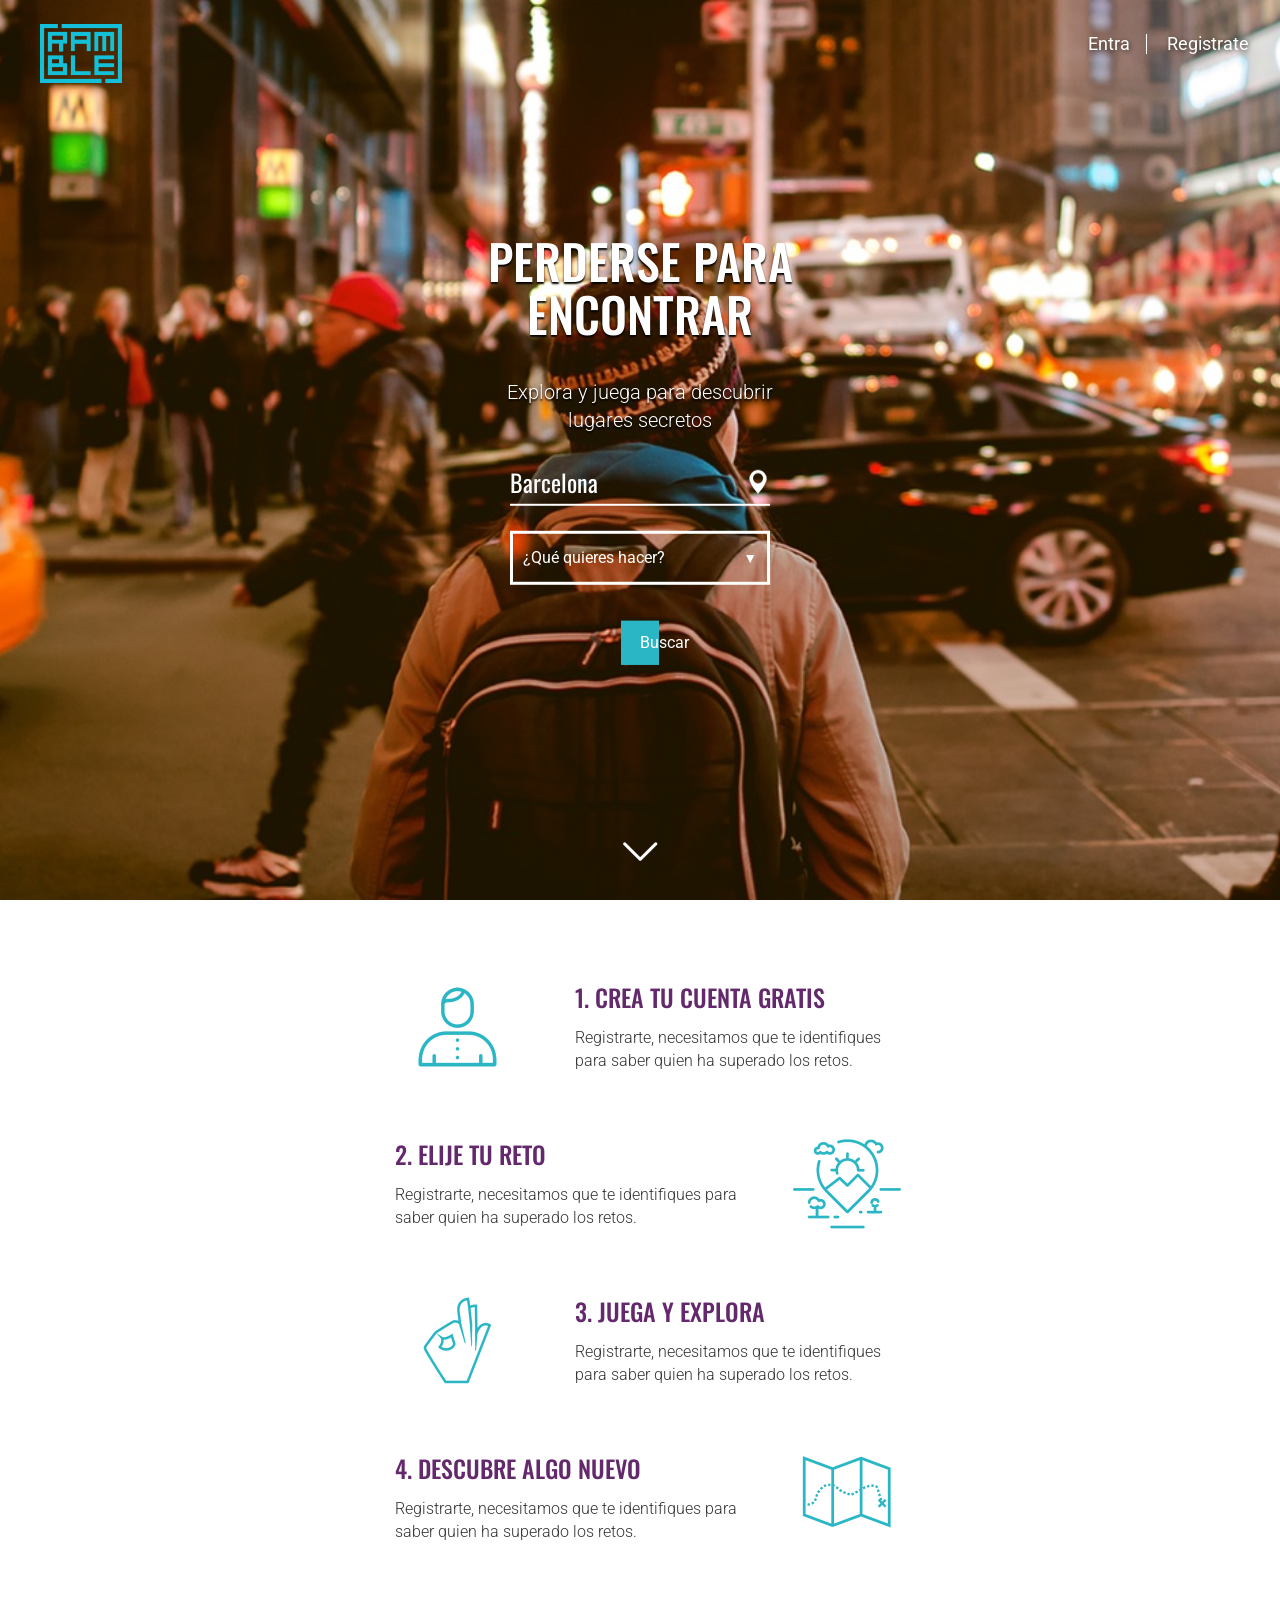
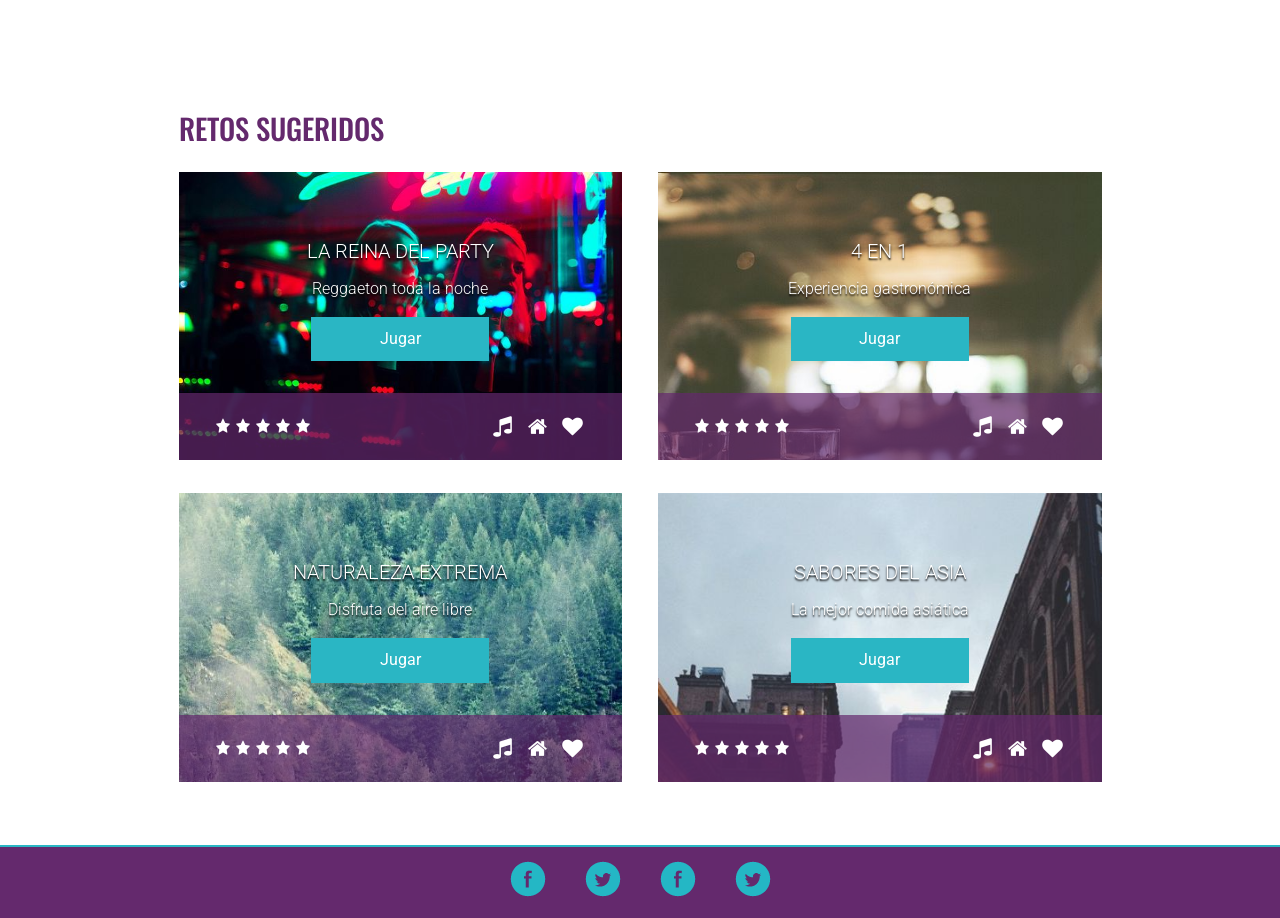
<file: index.html>
<!DOCTYPE html>
<html>
<head>
	<meta charset="UTF-8">
	<meta name="viewport" content="width=device-width, initial-scale=1">
	<title>RAMBLE</title>
	<!-- Latest compiled and minified CSS -->
    <link rel="stylesheet" href="http://maxcdn.bootstrapcdn.com/bootstrap/3.3.5/css/bootstrap.min.css">
	<link rel="stylesheet" type="text/css" media="screen" href="css/selectordie.css" />
	<link rel="stylesheet" type="text/css" media="screen" href="css/style.css">
    <link rel="stylesheet" type="text/css" media="screen" href="css/responsive-desk.css">
    <!-- Tipografías -->
    <link href='https://fonts.googleapis.com/css?family=Oswald' rel='stylesheet' type='text/css'>
    <link href='https://fonts.googleapis.com/css?family=Roboto:400,300' rel='stylesheet' type='text/css'>
    <!-- jQuery library -->
    <!-- Latest compiled and minified JavaScript -->
    <script src="https://ajax.googleapis.com/ajax/libs/jquery/1.11.3/jquery.min.js"></script>
    <script src="https://maxcdn.bootstrapcdn.com/bootstrap/3.3.6/js/bootstrap.min.js" integrity="sha384-0mSbJDEHialfmuBBQP6A4Qrprq5OVfW37PRR3j5ELqxss1yVqOtnepnHVP9aJ7xS" crossorigin="anonymous"></script>
	<script src="js/selectordie.js"></script>
    <script src="js/main.js"></script>
    <script src="js/typed.js"></script>

    <script>

    $(function(){
        $(".element").typed({
            strings: ["Amigos.", "Aventuras.", "Experiencia."],
            typeSpeed: 0
        });
    });

    </script>
</head>
<body class='mobile'>
	<header class="col-xs-12 background-purple" id='header_home'>
		<img id="logoRamble" src='img/logo-desk.png'>
		<div class="account">
			<a href='#' class='inicio'>Entra</a>
			<a href='#' class='registro'>Registrate</a>
		</div>
    </header>
	<section id='home'>
		<div class='home-intro'>
			<div class='home-cont'>
				<h1 class="white clearfix">Perderse para encontrar</h1>
				<p class="white clearfix">Explora y juega para descubrir lugares secretos</p>
				<input class='clearfix' type="text" value="Barcelona">
				<select class="select">
					<option value="volvo">Comida</option>
					<option value="saab">Copas</option>
					<option value="mercedes">Café</option>
					<option value="audi">Música en vivo</option>
					<option value="audi">Fiesta</option>
					<option value="audi">Naturaleza</option>
					<option value="audi">Historia &amp; Arte</option>
					<option value="audi">Random</option>
				</select>
				<div class='clearfix call-to-action'><a class='cta secondary small space-top' href="retos.html">Buscar</a></div>
			</div>
			<a class='arrow-move-down' href="#pasos-home"><img src='img/flecha.png'></a>
		</div>
		<div class="pasos-home container clearfix" id='pasos-home'>
			<div id="paso-1-home" class='clearfix'>
				<div class="icon col-xs-3"><div class="icono sprite-2 icono-1"></div></div>
				<div class='col-xs-9'>
					<h2 class='purple'>1. Crea tu cuenta gratis</h2>
					<p>Registrarte, necesitamos que te identifiques para saber quien ha superado los retos.</p>
				</div>
			</div>
			<div id="paso-2-home" class='clearfix'>
				<div class='col-xs-9'>
					<h2 class='purple'>2. Elije tu reto</h2>
					<p>Registrarte, necesitamos que te identifiques para saber quien ha superado los retos.</p>
				</div>
				<div class="icon col-xs-3"><div class="icono sprite-2 icono-2"></div></div>
			</div>
			<div id="paso-3-home" class='clearfix'>
				<div class="icon col-xs-3"><div class="icono sprite-2 icono-3"></div></div>
				<div class='col-xs-9'>
					<h2 class='purple'>3. Juega y explora</h2>
					<p>Registrarte, necesitamos que te identifiques para saber quien ha superado los retos.</p>
				</div>
			</div>
			<div id="paso-4-home" class='clearfix'>
				<div class='col-xs-9'>
					<h2 class='purple'>4. Descubre algo nuevo</h2>
					<p>Registrarte, necesitamos que te identifiques para saber quien ha superado los retos.</p>
				</div>
				<div class="icon col-xs-3"><div class="icono sprite-2 icono-4"></div></div>
			</div>
		</div>
		<h1 class='clearfix container move-left purple'>Retos sugeridos</h1>
		<div class='retos'>
			<div class='reto white clearfix' id='reto-noche'>
				<h3>La reina del party</h3>
				<p>Reggaeton toda la noche</p>
				<a class="cta secondary small" href="reto-prev.html">Jugar</a>
				<div class='bar purple-bg-op clearfix'>
					<div class='left'>
						<div class="icono sprite-3 icono-19"></div>
						<div class="icono sprite-3 icono-19"></div>
						<div class="icono sprite-3 icono-19"></div>
						<div class="icono sprite-3 icono-19"></div>
						<div class="icono sprite-3 icono-19"></div>
					</div>
					<ul class='right'>
						<li><div class="icono sprite-3 icono-5"></div></li>
						<li><div class="icono sprite-3 icono-9"></div></li>
						<li><div class="icono sprite-3 icono-6"></div></li>
					</ul>
				</div>
			</div>
			<div class='reto white clearfix' id="reto-main">
				<h3>4 en 1</h3>
				<p>Experiencia gastronómica</p>
				<a class="cta secondary small" href="reto-prev.html">Jugar</a>
				<div class='bar purple-bg-op clearfix'>
					<div class='left'>
						<div class="icono sprite-3 icono-19"></div>
						<div class="icono sprite-3 icono-19"></div>
						<div class="icono sprite-3 icono-19"></div>
						<div class="icono sprite-3 icono-19"></div>
						<div class="icono sprite-3 icono-19"></div>
					</div>
					<ul class='right'>
						<li><div class="icono sprite-3 icono-5"></div></li>
						<li><div class="icono sprite-3 icono-9"></div></li>
						<li><div class="icono sprite-3 icono-6"></div></li>
					</ul>
				</div>
			</div>
			<div class='reto white clearfix' id="reto-nat">
				<h3>Naturaleza extrema</h3>
				<p>Disfruta del aire libre</p>
				<a class="cta secondary small" href="reto-prev.html">Jugar</a>
				<div class='bar purple-bg-op clearfix'>
					<div class='left'>
						<div class="icono sprite-3 icono-19"></div>
						<div class="icono sprite-3 icono-19"></div>
						<div class="icono sprite-3 icono-19"></div>
						<div class="icono sprite-3 icono-19"></div>
						<div class="icono sprite-3 icono-19"></div>
					</div>
					<ul class='right'>
						<li><div class="icono sprite-3 icono-5"></div></li>
						<li><div class="icono sprite-3 icono-9"></div></li>
						<li><div class="icono sprite-3 icono-6"></div></li>
					</ul>
				</div>
			</div>
			<div class='reto white clearfix' id="reto-asia">
				<h3>Sabores del asia</h3>
				<p>La mejor comida asiática</p>
				<a class="cta secondary small" href="reto-prev.html">Jugar</a>
				<div class='bar purple-bg-op clearfix'>
					<div class='left'>
						<div class="icono sprite-3 icono-19"></div>
						<div class="icono sprite-3 icono-19"></div>
						<div class="icono sprite-3 icono-19"></div>
						<div class="icono sprite-3 icono-19"></div>
						<div class="icono sprite-3 icono-19"></div>
					</div>
					<ul class='right'>
						<li><div class="icono sprite-3 icono-5"></div></li>
						<li><div class="icono sprite-3 icono-9"></div></li>
						<li><div class="icono sprite-3 icono-6"></div></li>
					</ul>
				</div>
			</div>
		</div>
	</section>
	<footer>
		<ul class='social-icons flex'>
			<li><a href='#'><img src='img/fb_b.png' alt='Facebook'></a></li>
			<li><a href='#'><img src='img/twitter_b.png' alt='Twitter'></a></li>
			<li><a href='#'><img src='img/fb_b.png' alt='Facebook'></a></li>
			<li><a href='#'><img src='img/twitter_b.png' alt='Twitter'></a></li>
		</ul>
	</footer>
	<div class='overlay'>
		<div class='overlay-bg'></div>
		<div id="sign-up" class='account-container'>
			<div class="close-btn">X</div>
			<h3 class="title blue-light-bg white">Registrarme</h3>
			<input type='text' placeholder="Nombre" id='nombre'>
			<input type='email' placeholder="Email" id='email'>
			<input type='password' placeholder="Password" id='password'>
			<input type="checkbox" id='c1' name="cc" checked/>
			<label for='c1'>Acepto los terminos y condiciones<span></span></label>
			<a class='cta secondary big space-top' href="perfil.html">Entrar</a>
			<p class='blue-light clearfix'>¿Ya tienes una cuenta? <span class='sign-in'>Entra aquí</span></p>
		</div>
		<div id="sign-in" class='account-container'>
			<div class="close-btn">X</div>
			<h3 class="title blue-light-bg white">Entrar</h3>
			<input type='email' placeholder="Email" id='email'>
			<input type='password' placeholder="Password" id='password'>
			<a class='cta secondary big space-top' href="perfil.html">Entrar</a>
			<p class='blue-light clearfix'>¿No tienes una cuenta? <span class='sign-up'>Regístrate</span></p>
		</div>
	</div>
</body>
</html>
</file>
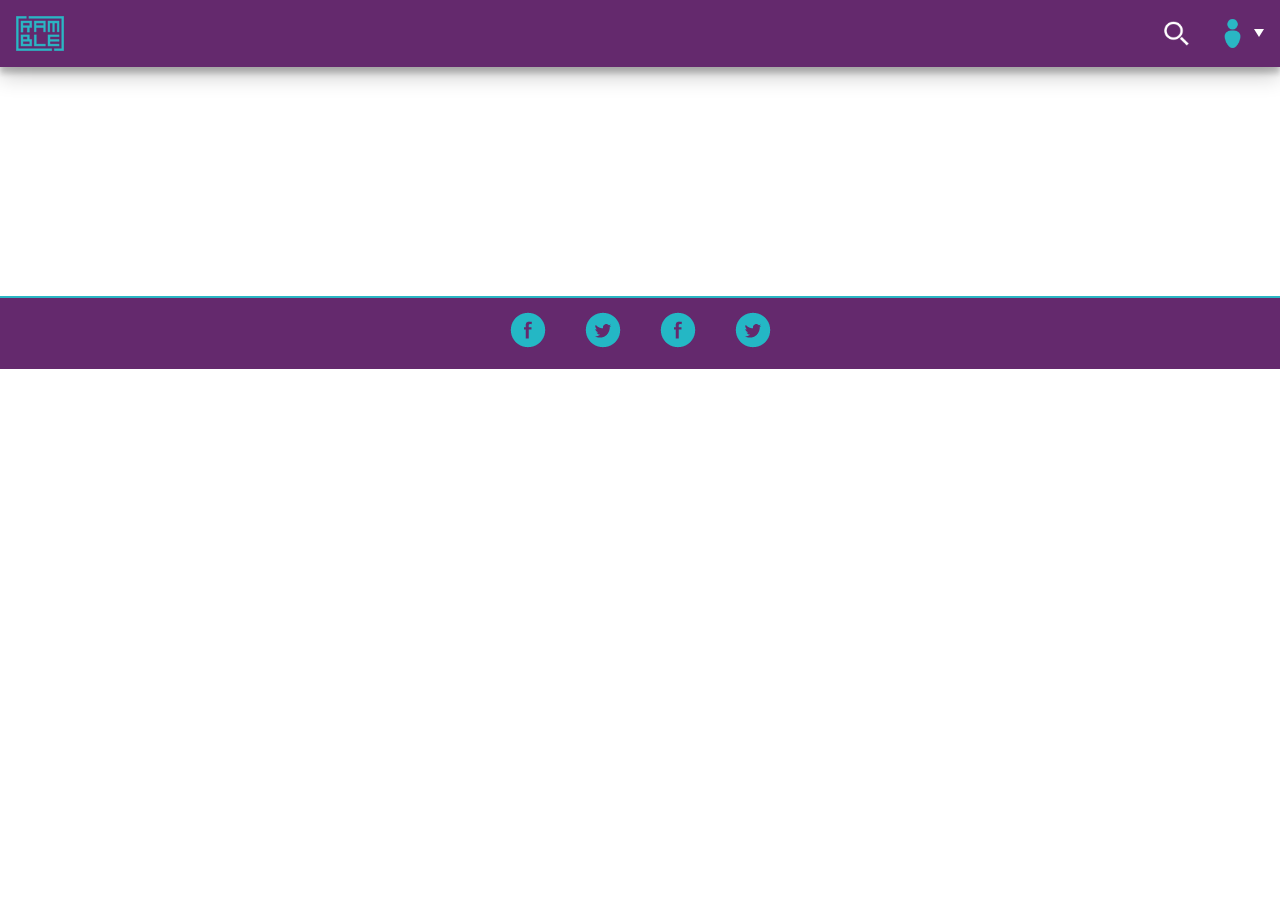
<file: base.html>
<!DOCTYPE html>
<html>
<head>
	<meta charset="UTF-8">
	<title>RAMBLE</title>
	<!-- Latest compiled and minified CSS -->
	<link rel="stylesheet" href="http://maxcdn.bootstrapcdn.com/bootstrap/3.3.5/css/bootstrap.min.css">
	<link rel="stylesheet" type="text/css" media="screen" href="css/selectordie.css" />
	<link rel="stylesheet" type="text/css" media="screen" href="css/style.css">
    <!-- jQuery library -->
    <!-- Latest compiled and minified JavaScript -->
    <script src="https://ajax.googleapis.com/ajax/libs/jquery/1.11.3/jquery.min.js"></script>
    <script src="https://maxcdn.bootstrapcdn.com/bootstrap/3.3.6/js/bootstrap.min.js" integrity="sha384-0mSbJDEHialfmuBBQP6A4Qrprq5OVfW37PRR3j5ELqxss1yVqOtnepnHVP9aJ7xS" crossorigin="anonymous"></script>
	<script src="js/selectordie.js"></script>
    <script src="js/main.js"></script>
</head>
<body>
	<header class="col-xs-12 purple-bg clearfix" id='header_inner'>
        <nav class="navigation">
            <div class="element logo clearfix"><a href="index.html"><img src='img/logo.png'></a></div>
			<div class="element clearfix">
				<div class="navbar-header search">
					<img id="lupa" src='img/lupa.png'>
					<div id="search-bar" class="nav-menu search-bar">
						<input class='clearfix' type="text" value="Barcelona">
						<select class="select">
							<option value="volvo">Comida</option>
							<option value="saab">Copas</option>
							<option value="mercedes">Café</option>
							<option value="audi">Música en vivo</option>
							<option value="audi">Fiesta</option>
							<option value="audi">Naturaleza</option>
							<option value="audi">Historia &amp; Arte</option>
							<option value="audi">Random</option>
						</select>
						<div class='clearfix call-to-action space-bottom'><a class='cta main small space-top' href="retos.html">Buscar</a></div>
					</div>
				</div>
				<div class="navbar-header profile closed" id='profile'>
					<img src='img/perfil.png'>
					<svg class="svg-triangle" xmlns="http://www.w3.org/2000/svg" width="10" height="34" version="1.1">
						<polygon points="0,13 10,13 5,21"/>
                    </svg>
					<ul id="menu" class='nav-menu'>
						<li class='inicio'>Login</li>
						<li class='registro'>Crear Cuenta</li>
						<li>FAQ</li>
						<li>Terminos y condiciones</li>
						<li>Contacto</li>
					</ul>
				</div>
			</div>
        </nav>
    </header>
	<section id='' class='container main_cont clearfix'>

	</section>
	<footer>
		<ul class='social-icons flex'>
			<li><a href='#'><img src='img/fb_b.png' alt='Facebook'></a></li>
			<li><a href='#'><img src='img/twitter_b.png' alt='Twitter'></a></li>
			<li><a href='#'><img src='img/fb_b.png' alt='Facebook'></a></li>
			<li><a href='#'><img src='img/twitter_b.png' alt='Twitter'></a></li>
		</ul>
	</footer>
	<div class='overlay'>
		<div class='overlay-bg'></div>
		<div id="sign-up" class='account-container'>
			<div class="close-btn">X</div>
			<h3 class="title blue-light-bg white">Registrarme</h3>
			<input type='text' placeholder="Nombre" id='nombre'>
			<input type='email' placeholder="Email" id='email'>
			<input type='password' placeholder="Password" id='password'>
			<input type="checkbox" id='c1' name="cc" checked/>
			<label for='c1'>Acepto los terminos y condiciones<span></span></label>
			<a class='cta secondary big space-top' href="perfil.html">Entrar</a>
			<p class='blue-light clearfix'>¿Ya tienes una cuenta? <span class='sign-in'>Entra aquí</span></p>
		</div>
		<div id="sign-in" class='account-container'>
			<div class="close-btn">X</div>
			<h3 class="title blue-light-bg white">Entrar</h3>
			<input type='email' placeholder="Email" id='email'>
			<input type='password' placeholder="Password" id='password'>
			<a class='cta secondary big space-top' href="perfil.html">Entrar</a>
			<p class='blue-light clearfix'>¿No tienes una cuenta? <span class='sign-up'>Regístrate</span></p>
		</div>
	</div>
</body>
</html>
</file>
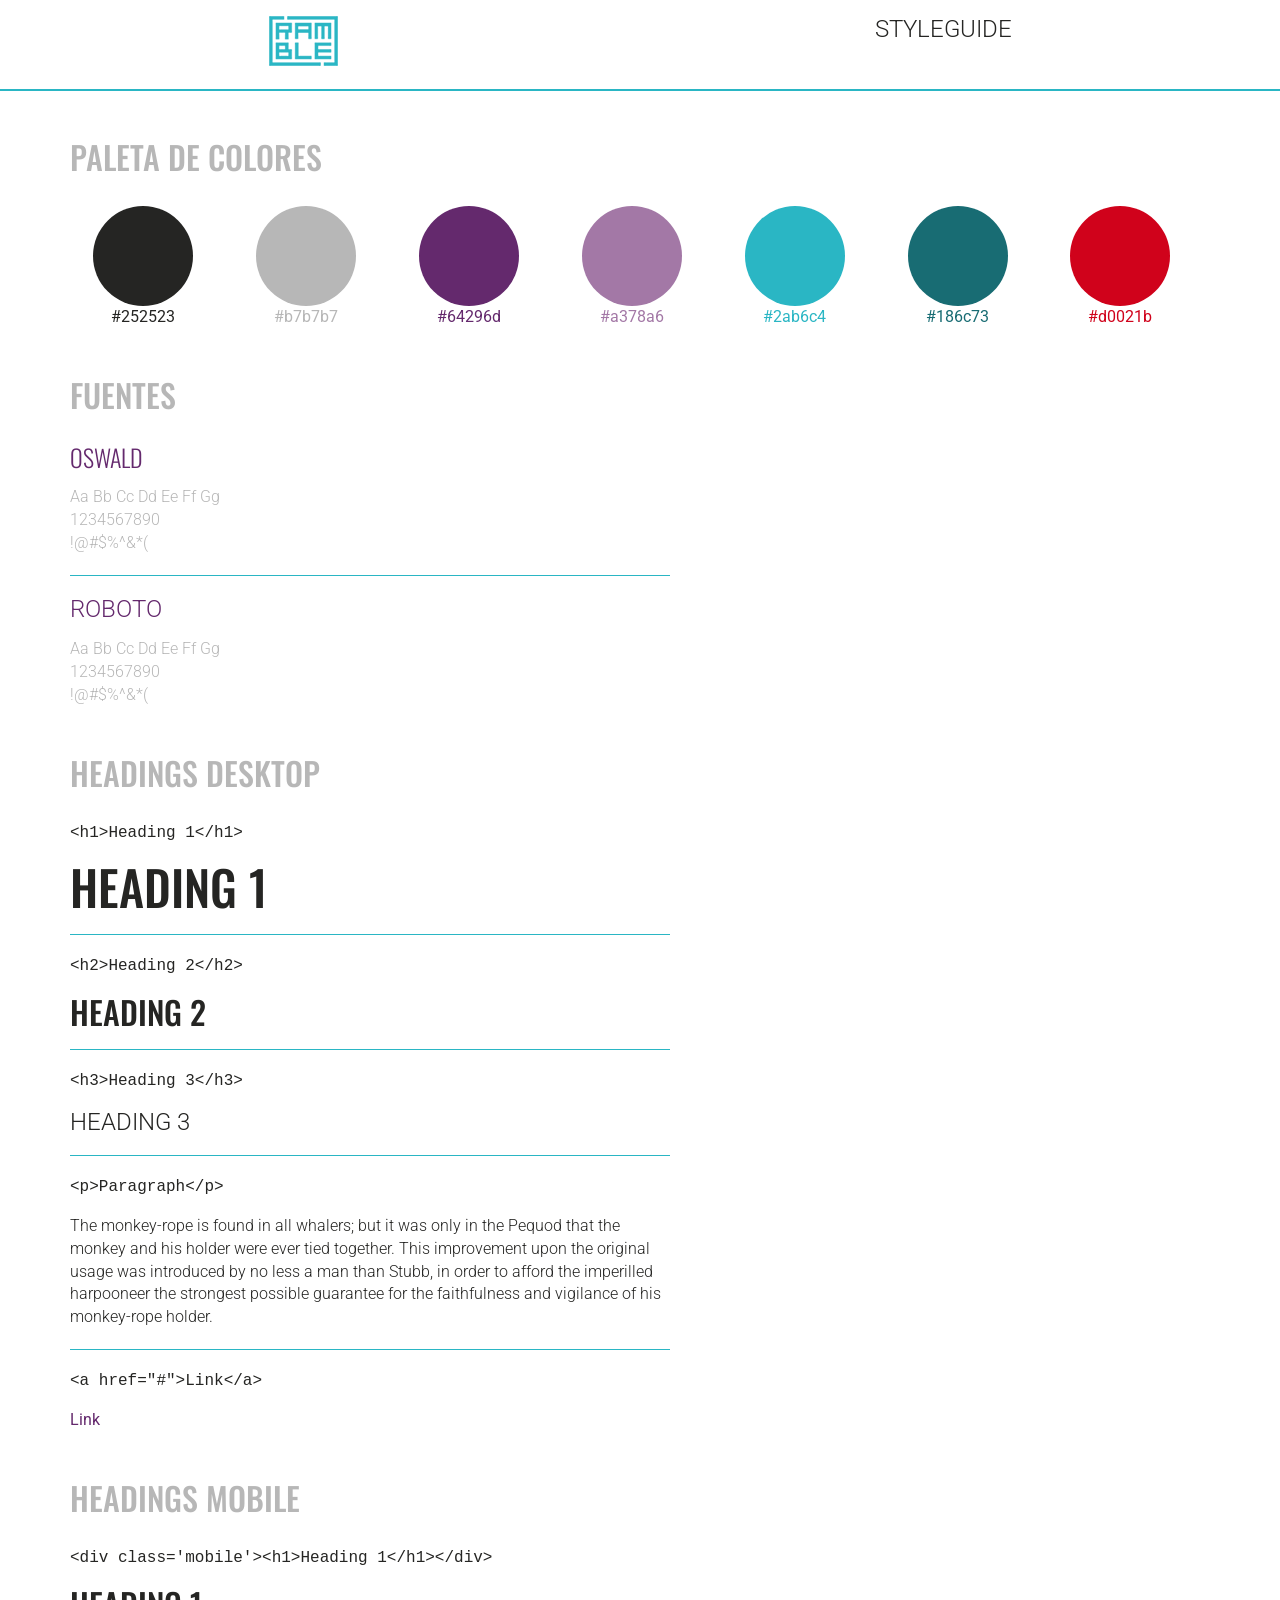
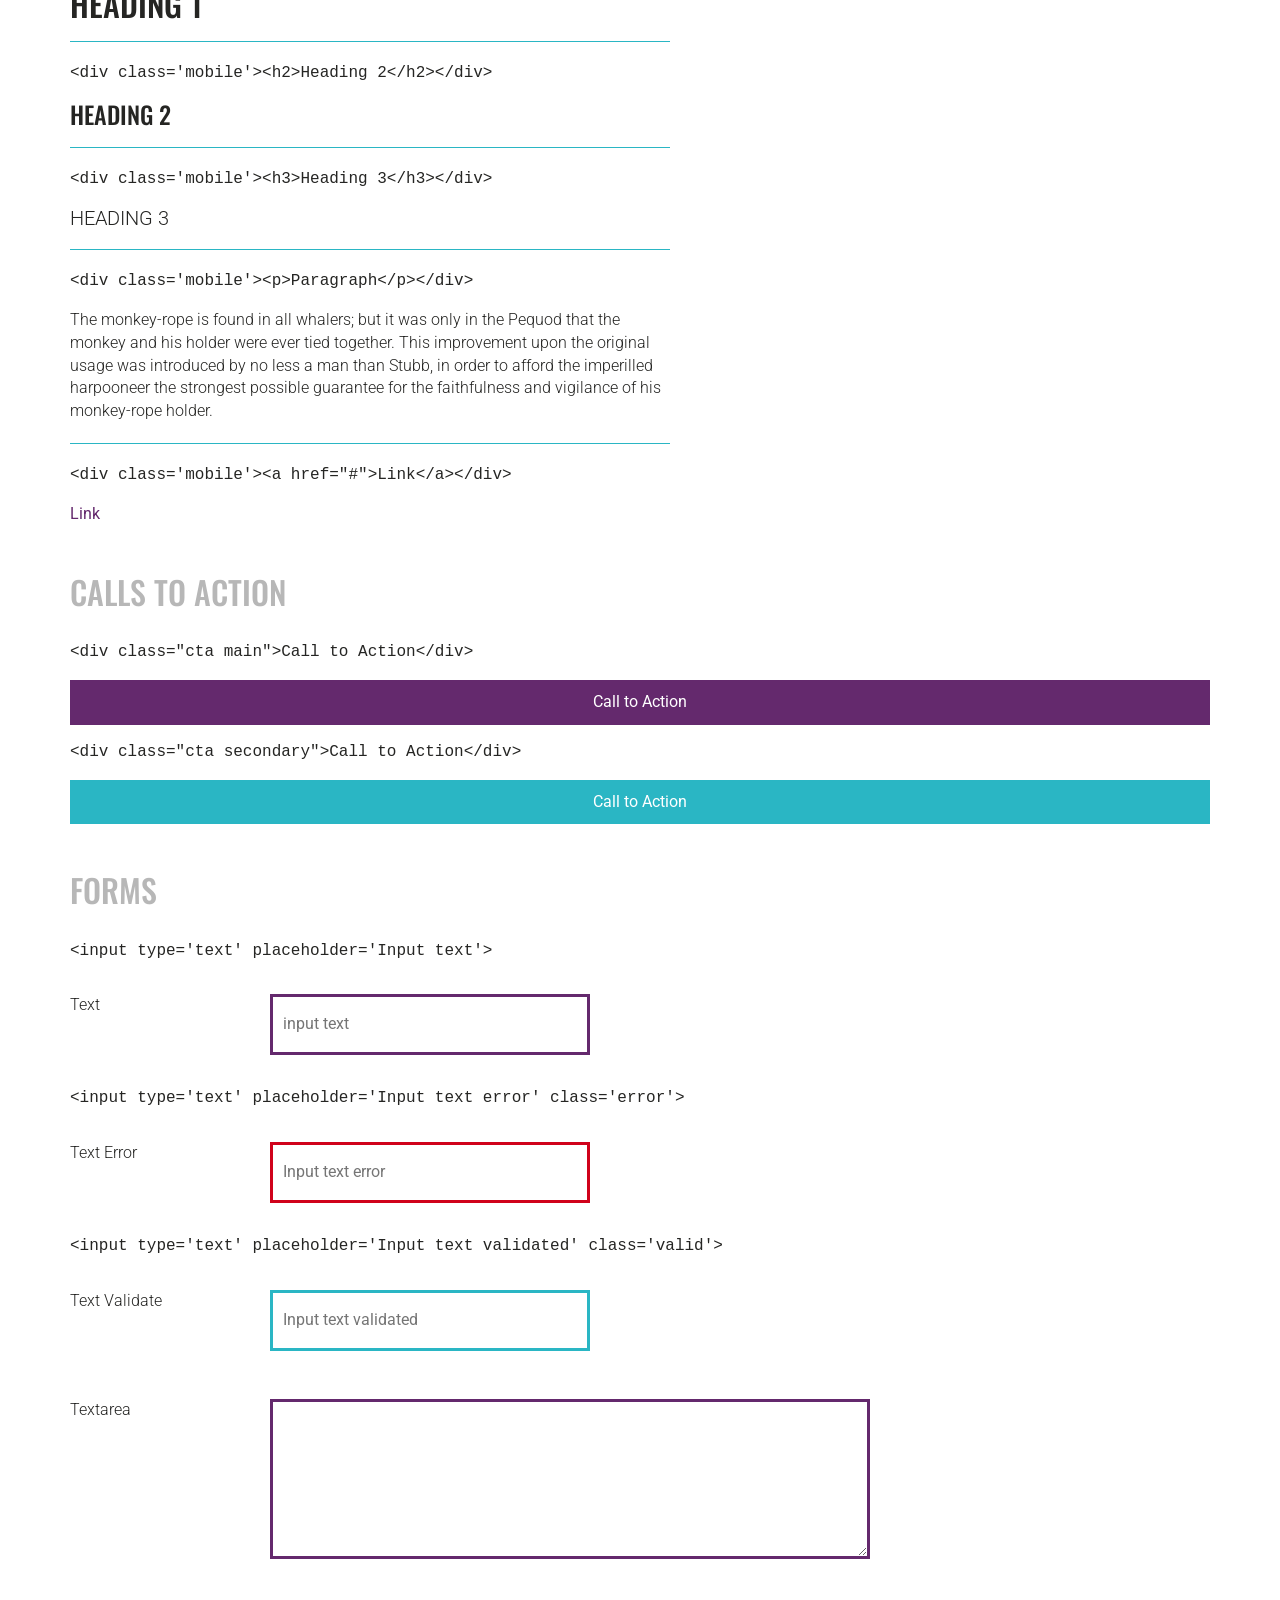
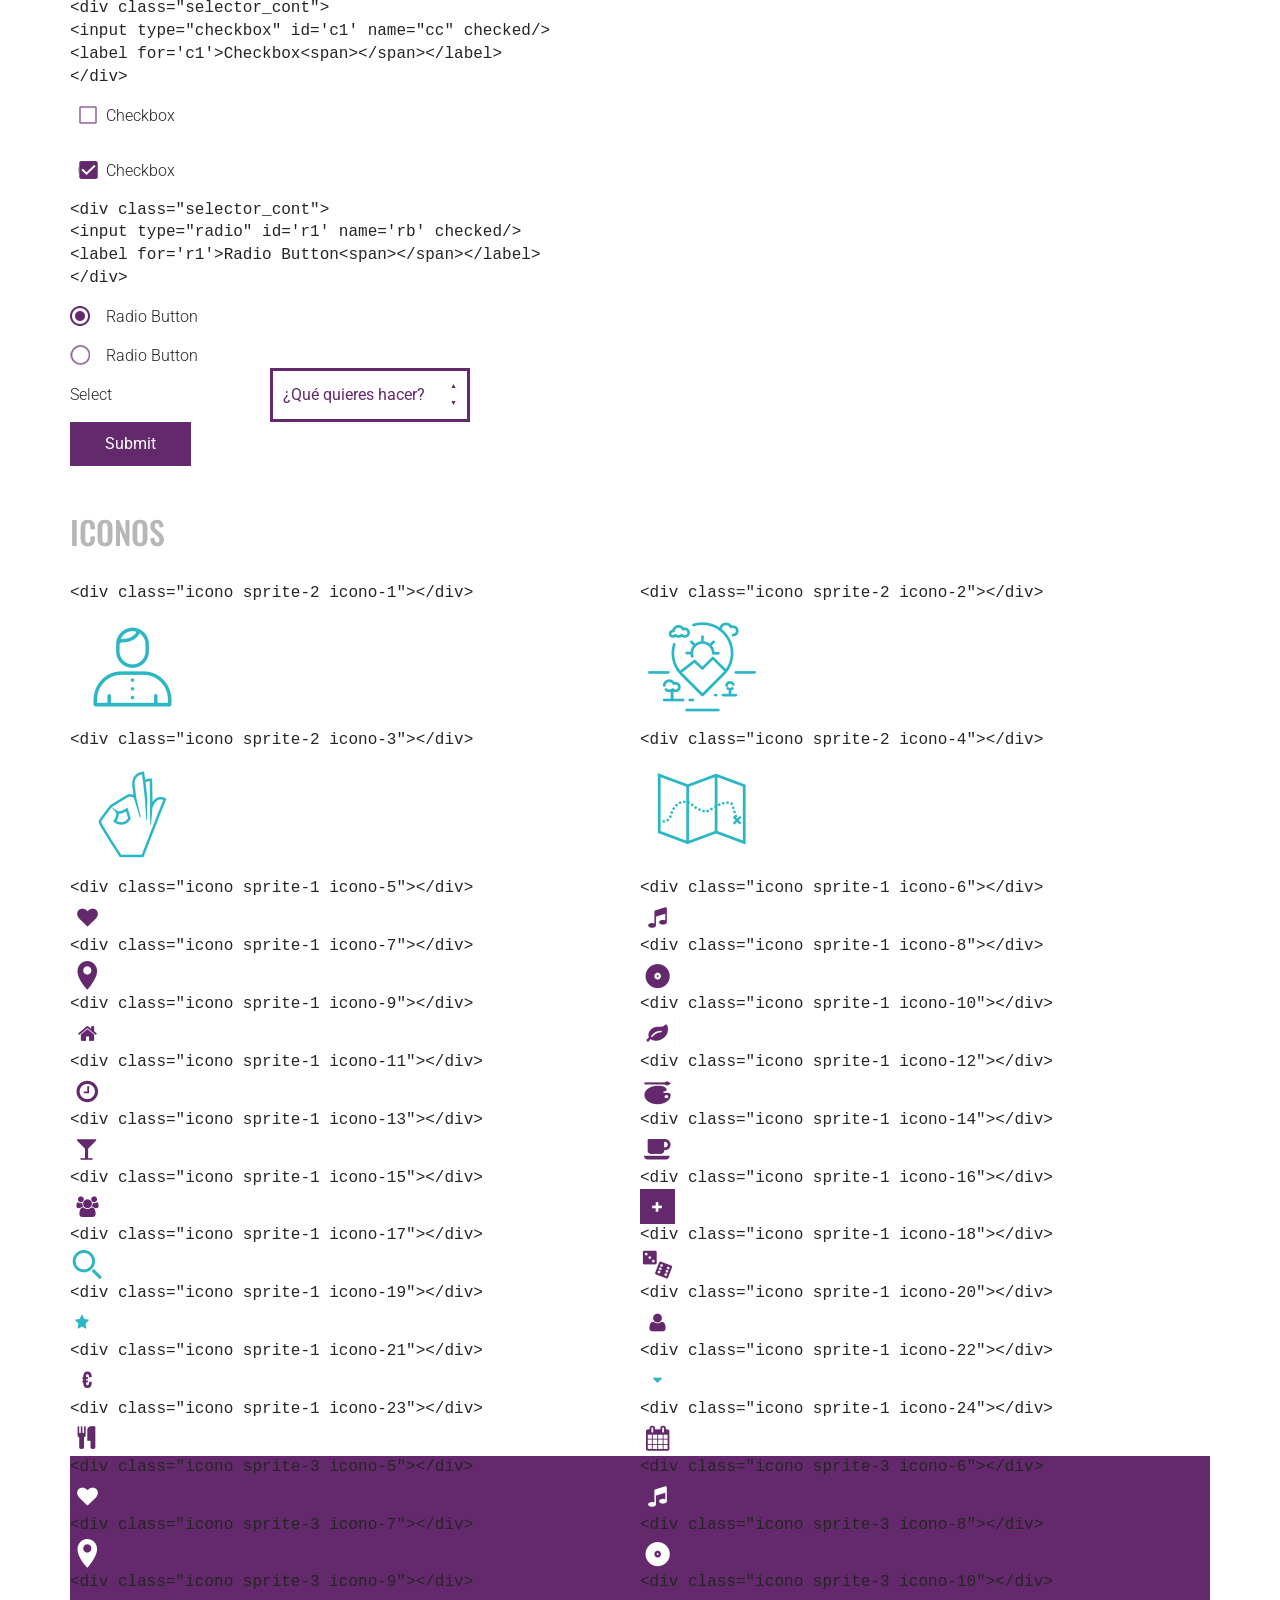
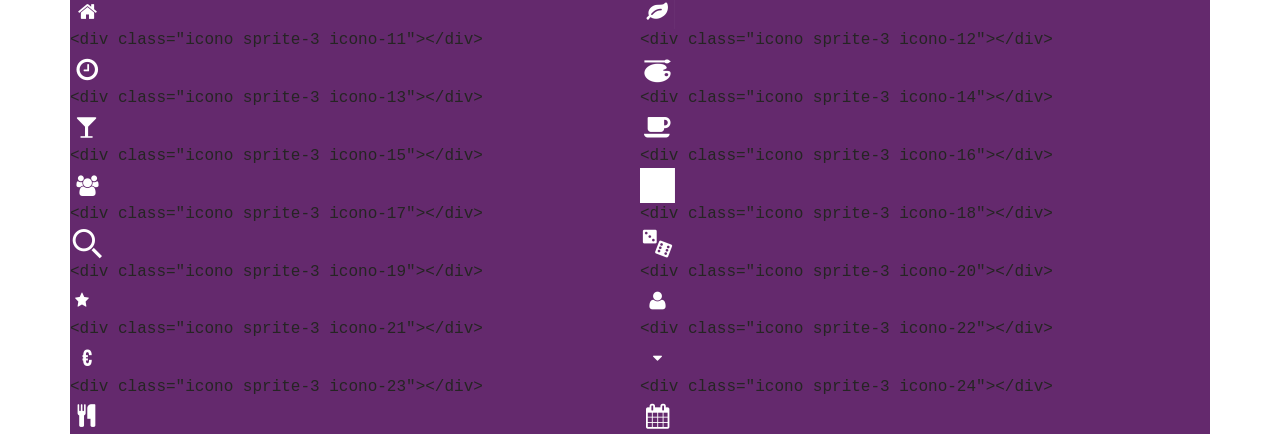
<file: styleguide.html>
<!doctype html>
<!--[if lt IE 7]>      <html class="no-js lt-ie9 lt-ie8 lt-ie7"> <![endif]-->
<!--[if IE 7]>         <html class="no-js lt-ie9 lt-ie8"> <![endif]-->
<!--[if IE 8]>         <html class="no-js lt-ie9"> <![endif]-->
<!--[if gt IE 8]><!-->
<html> <!--<![endif]-->
    <head>
        <meta charset="utf-8">
        <meta http-equiv="X-UA-Compatible" content="IE=edge,chrome=1">
        <title>Ramble Styleguide</title>
        <meta name="viewport" content="width=device-width, initial-scale=1">
        <!-- CSS -->
        <!--link rel="stylesheet" type="text/css" media="screen" href="css/styleguide.css" /-->
        <link rel="stylesheet" href="http://maxcdn.bootstrapcdn.com/bootstrap/3.3.5/css/bootstrap.min.css">
        <link rel="stylesheet" type="text/css" media="screen" href="css/selectordie.css" />
        <link rel="stylesheet" type="text/css" media="screen" href="css/style.css" />
        <!-- Google Font -->
        <link href='https://fonts.googleapis.com/css?family=Oswald|Roboto:300,500' rel='stylesheet' type='text/css'>
        <!-- SCRIPTS -->
        <script src="https://ajax.googleapis.com/ajax/libs/jquery/1.11.3/jquery.min.js"></script>
        <script src="https://maxcdn.bootstrapcdn.com/bootstrap/3.3.6/js/bootstrap.min.js" integrity="sha384-0mSbJDEHialfmuBBQP6A4Qrprq5OVfW37PRR3j5ELqxss1yVqOtnepnHVP9aJ7xS" crossorigin="anonymous"></script>
        <script src="js/selectordie.js"></script>
        <script src="js/main.js"></script>
    </head>
    <body class='black styleguide'>
        <header class="header flex">
            <div class="header-logo"><img src='img/logo.png'></div>
            <h3 class='header-title'>Styleguide</h3>
        </header>
        <section class='container'>
            <h2 class="full grey big-margin">Paleta de Colores</h2>
            <article class="colors flex full">
                <div class="color">
                    <div class="circle black-bg"></div>
                    <div class="code black center">#252523</div>
                </div>
                <div class="color">
                    <div class="circle grey-bg"></div>
                    <div class="code grey center">#b7b7b7</div>
                </div>
                <div class="color">
                    <div class="circle purple-bg"></div>
                    <div class="code purple center">#64296d</div>
                </div>
                <div class="color">
                    <div class="circle pink-bg"></div>
                    <div class="code pink center">#a378a6</div>
                </div>
                <div class="color">
                    <div class="circle blue-light-bg"></div>
                    <div class="code blue-light center">#2ab6c4</div>
                </div>
                <div class="color">
                    <div class="circle blue-dark-bg"></div>
                    <div class="code blue-dark center">#186c73</div>
                </div>
                <div class="color">
                    <div class="circle red-bg"></div>
                    <div class="code red center">#d0021b</div>
                </div>
            </article>
            <h2 class="full grey big-margin">Fuentes</h2>
            <article class="mid-width">
                <div class="oswald small-margin">
                    <h3 class="purple">Oswald</h3>
                    <p class="grey">
                        Aa Bb Cc Dd Ee Ff Gg
                        <br>
                        1234567890
                        <br>
                        !@#$%^&*(
                    </p>
                </div>
                <hr>
                <div class="roboto-thin small-margin">
                    <h3 class="purple">Roboto</h3>
                    <p class="grey">
                        Aa Bb Cc Dd Ee Ff Gg
                        <br>
                        1234567890
                        <br>
                        !@#$%^&*(
                    </p>
                </div>
            </article>
            <h2 class="full grey big-margin">Headings Desktop</h2>
            <article class="mid-width">
                <xmp class='small-margin'><h1>Heading 1</h1></xmp>
                <h1 class='small-margin'>Heading 1</h1>
                <hr>
                <xmp class='small-margin'><h2>Heading 2</h2></xmp>
                <h2 class='small-margin'>Heading 2</h2>
                <hr>
                <xmp class='small-margin'><h3>Heading 3</h3></xmp>
                <h3 class='small-margin'>Heading 3</h3>
                <hr>
                <xmp class='small-margin'><p>Paragraph</p></xmp>
                <p class='small-margin'>The monkey-rope is found in all whalers; but it was only in the Pequod that the monkey and his holder were ever tied together. This improvement upon the original usage was introduced by no less a man than Stubb, in order to afford the imperilled harpooneer the strongest possible guarantee for the faithfulness and vigilance of his monkey-rope holder.</p>
                <hr>
                <xmp class='small-margin'><a href="#">Link</a></xmp>
                <a href="#" class='small-margin'>Link</a>
            </article>
            <h2 class="full grey big-margin">Headings Mobile</h2>
            <article class="mid-width">
                <div class='mobile'>
                    <xmp class='small-margin'><div class='mobile'><h1>Heading 1</h1></div></xmp>
                    <div class='mobile'><h1 class='small-margin'>Heading 1</h1></div>
                    <hr>
                    <xmp class='small-margin'><div class='mobile'><h2>Heading 2</h2></div></xmp>
                    <div class='mobile'><h2 class='small-margin'>Heading 2</h2></div>
                    <hr>
                    <xmp class='small-margin'><div class='mobile'><h3>Heading 3</h3></div></xmp>
                    <div class='mobile'><h3 class='small-margin'>Heading 3</h3></div>
                    <hr>
                    <xmp class='small-margin'><div class='mobile'><p>Paragraph</p></div></xmp>
                    <div class='mobile'><p class='small-margin'>The monkey-rope is found in all whalers; but it was only in the Pequod that the monkey and his holder were ever tied together. This improvement upon the original usage was introduced by no less a man than Stubb, in order to afford the imperilled harpooneer the strongest possible guarantee for the faithfulness and vigilance of his monkey-rope holder.</p></div>
                    <hr>
                    <xmp class='small-margin'><div class='mobile'><a href="#">Link</a></div></xmp>
                    <div class='mobile'><a href="#" class='small-margin'>Link</a></div>
                </div>
            </article>
            <h2 class="full grey big-margin">Calls to Action</h2>
            <article>
                <xmp class='small-margin'><div class="cta main">Call to Action</div></xmp>
                <div class='small-margin cta main'>Call to Action</div>
                <xmp class='small-margin'><div class="cta secondary">Call to Action</div></xmp>
                <div class='small-margin cta secondary'>Call to Action</div>
            </article>
            <h2 class="full grey big-margin">Forms</h2>
            <article>
                <form>
                    <div>
                        <xmp class='small-margin'><input type='text' placeholder='Input text'></xmp>
                        <label>Text</label>
                        <input type='text' placeholder='input text'>
                    </div>
                    <div>
                        <xmp class='small-margin'><input type='text' placeholder='Input text error' class='error'></xmp>
                        <label>Text Error</label>
                        <input type='text' placeholder='Input text error' class='error'>
                    </div>
                    <div>
                        <xmp class='small-margin'><input type='text' placeholder='Input text validated' class='valid'></xmp>
                        <label>Text Validate</label>
                        <input type='text' placeholder='Input text validated' class='valid'>
                    </div>
                    <div class='small-margin'>
                        <label>Textarea</label>
                        <textarea></textarea>
                    </div>
                    <xmp><div class="selector_cont"></xmp>
                    <xmp><input type="checkbox" id='c1' name="cc" checked/></xmp>
                    <xmp><label for='c1'>Checkbox<span></span></label></xmp>
                    <xmp></div></xmp>
                    <div class="selector_cont">
                        <input type="checkbox" id='c1' name="cc" checked/>
                        <label for='c1'>Checkbox<span></span></label>
                    </div>
                    <div class="selector_cont small-margin">
                        <input type="checkbox" id='c2' name="cc"/>
                        <label for='c2'>Checkbox<span></span></label>
                    </div>
                    <xmp><div class="selector_cont"></xmp>
                    <xmp><input type="radio" id='r1' name='rb' checked/></xmp>
                    <xmp><label for='r1'>Radio Button<span></span></label></xmp>
                    <xmp></div></xmp>
                    <div class="selector_cont">
                        <input type="radio" id='r1' name='rb' checked/>
                        <label for='r1'>Radio Button<span></span></label>
                    </div>
                    <div class="selector_cont">
                        <input type="radio" id='r2' name='rb'/>
                        <label for='r2'>Radio Button<span></span></label>
                    </div>
                    <div>
                        <label>Select</label>
                        <select class="select">
                            <option value="volvo">Select</option>
                            <option value="saab">opt1</option>
                            <option value="mercedes">opt2</option>
                            <option value="audi">opt3</option>
                        </select>
                    </div>
                    <input type="submit" value="Submit" class="cta main" />
                </form>
            </article>
            <h2 class="full grey big-margin">Iconos</h2>
            <article class="">
                <!--Sprite2-->
                <div class='align-icons'>
                    <xmp><div class="icono sprite-2 icono-1"></div></xmp>
                    <div class="icono sprite-2 icono-1"></div>
                </div>
                <div class='align-icons'>
                    <xmp><div class="icono sprite-2 icono-2"></div></xmp>
                    <div class="icono sprite-2 icono-2"></div>
                </div>
                <div class='align-icons'>
                    <xmp><div class="icono sprite-2 icono-3"></div></xmp>
                    <div class="icono sprite-2 icono-3"></div>
                </div>
                <div class='align-icons'>
                    <xmp><div class="icono sprite-2 icono-4"></div></xmp>
                    <div class="icono sprite-2 icono-4"></div>
                </div>
                <!--Sprite1-->
                <div class='align-icons'>
                    <xmp><div class="icono sprite-1 icono-5"></div></xmp>
                    <div class="icono sprite-1 icono-5"></div>
                </div>
                <div class='align-icons'>
                    <xmp><div class="icono sprite-1 icono-6"></div></xmp>
                    <div class="icono sprite-1 icono-6"></div>
                </div>
                <div class='align-icons'>
                    <xmp><div class="icono sprite-1 icono-7"></div></xmp>
                    <div class="icono sprite-1 icono-7"></div>
                </div>
                <div class='align-icons'>
                    <xmp><div class="icono sprite-1 icono-8"></div></xmp>
                    <div class="icono sprite-1 icono-8"></div>
                </div>
                <div class='align-icons'>
                    <xmp><div class="icono sprite-1 icono-9"></div></xmp>
                    <div class="icono sprite-1 icono-9"></div>
                </div>
                <div class='align-icons'>
                    <xmp><div class="icono sprite-1 icono-10"></div></xmp>
                    <div class="icono sprite-1 icono-10"></div>
                </div>
                <div class='align-icons'>
                    <xmp><div class="icono sprite-1 icono-11"></div></xmp>
                    <div class="icono sprite-1 icono-11"></div>
                </div>
                <div class='align-icons'>
                    <xmp><div class="icono sprite-1 icono-12"></div></xmp>
                    <div class="icono sprite-1 icono-12"></div>
                </div>
                <div class='align-icons'>
                    <xmp><div class="icono sprite-1 icono-13"></div></xmp>
                    <div class="icono sprite-1 icono-13"></div>
                </div>
                <div class='align-icons'>
                    <xmp><div class="icono sprite-1 icono-14"></div></xmp>
                    <div class="icono sprite-1 icono-14"></div>
                </div>
                <div class='align-icons'>
                    <xmp><div class="icono sprite-1 icono-15"></div></xmp>
                    <div class="icono sprite-1 icono-15"></div>
                </div>
                <div class='align-icons'>
                    <xmp><div class="icono sprite-1 icono-16"></div></xmp>
                    <div class="icono sprite-1 icono-16"></div>
                </div>
                <div class='align-icons'>
                    <xmp><div class="icono sprite-1 icono-17"></div></xmp>
                    <div class="icono sprite-1 icono-17"></div>
                </div>
                <div class='align-icons'>
                    <xmp><div class="icono sprite-1 icono-18"></div></xmp>
                    <div class="icono sprite-1 icono-18"></div>
                </div>
                <div class='align-icons'>
                    <xmp><div class="icono sprite-1 icono-19"></div></xmp>
                    <div class="icono sprite-1 icono-19"></div>
                </div>
                <div class='align-icons'>
                    <xmp><div class="icono sprite-1 icono-20"></div></xmp>
                    <div class="icono sprite-1 icono-20"></div>
                </div>
                <div class='align-icons'>
                    <xmp><div class="icono sprite-1 icono-21"></div></xmp>
                    <div class="icono sprite-1 icono-21"></div>
                </div>
                <div class='align-icons'>
                    <xmp><div class="icono sprite-1 icono-22"></div></xmp>
                    <div class="icono sprite-1 icono-22"></div>
                </div>
                <div class='align-icons'>
                    <xmp><div class="icono sprite-1 icono-23"></div></xmp>
                    <div class="icono sprite-1 icono-23"></div>
                </div>
                <div class='align-icons'>
                    <xmp><div class="icono sprite-1 icono-24"></div></xmp>
                    <div class="icono sprite-1 icono-24"></div>
                </div>
                <!--SPRITE-3-->
                <div class="clearfix purple-bg">
                    <div class='align-icons'>
                        <xmp><div class="icono sprite-3 icono-5"></div></xmp>
                        <div class="icono sprite-3 icono-5"></div>
                    </div>
                    <div class='align-icons'>
                        <xmp><div class="icono sprite-3 icono-6"></div></xmp>
                        <div class="icono sprite-3 icono-6"></div>
                    </div>
                    <div class='align-icons'>
                        <xmp><div class="icono sprite-3 icono-7"></div></xmp>
                        <div class="icono sprite-3 icono-7"></div>
                    </div>
                    <div class='align-icons'>
                        <xmp><div class="icono sprite-3 icono-8"></div></xmp>
                        <div class="icono sprite-3 icono-8"></div>
                    </div>
                    <div class='align-icons'>
                        <xmp><div class="icono sprite-3 icono-9"></div></xmp>
                        <div class="icono sprite-3 icono-9"></div>
                    </div>
                    <div class='align-icons'>
                        <xmp><div class="icono sprite-3 icono-10"></div></xmp>
                        <div class="icono sprite-3 icono-10"></div>
                    </div>
                    <div class='align-icons'>
                        <xmp><div class="icono sprite-3 icono-11"></div></xmp>
                        <div class="icono sprite-3 icono-11"></div>
                    </div>
                    <div class='align-icons'>
                        <xmp><div class="icono sprite-3 icono-12"></div></xmp>
                        <div class="icono sprite-3 icono-12"></div>
                    </div>
                    <div class='align-icons'>
                        <xmp><div class="icono sprite-3 icono-13"></div></xmp>
                        <div class="icono sprite-3 icono-13"></div>
                    </div>
                    <div class='align-icons'>
                        <xmp><div class="icono sprite-3 icono-14"></div></xmp>
                        <div class="icono sprite-3 icono-14"></div>
                    </div>
                    <div class='align-icons'>
                        <xmp><div class="icono sprite-3 icono-15"></div></xmp>
                        <div class="icono sprite-3 icono-15"></div>
                    </div>
                    <div class='align-icons'>
                        <xmp><div class="icono sprite-3 icono-16"></div></xmp>
                        <div class="icono sprite-3 icono-16"></div>
                    </div>
                    <div class='align-icons'>
                        <xmp><div class="icono sprite-3 icono-17"></div></xmp>
                        <div class="icono sprite-3 icono-17"></div>
                    </div>
                    <div class='align-icons'>
                        <xmp><div class="icono sprite-3 icono-18"></div></xmp>
                        <div class="icono sprite-3 icono-18"></div>
                    </div>
                    <div class='align-icons'>
                        <xmp><div class="icono sprite-3 icono-19"></div></xmp>
                        <div class="icono sprite-3 icono-19"></div>
                    </div>
                    <div class='align-icons'>
                        <xmp><div class="icono sprite-3 icono-20"></div></xmp>
                        <div class="icono sprite-3 icono-20"></div>
                    </div>
                    <div class='align-icons'>
                        <xmp><div class="icono sprite-3 icono-21"></div></xmp>
                        <div class="icono sprite-3 icono-21"></div>
                    </div>
                    <div class='align-icons'>
                        <xmp><div class="icono sprite-3 icono-22"></div></xmp>
                        <div class="icono sprite-3 icono-22"></div>
                    </div>
                    <div class='align-icons'>
                        <xmp><div class="icono sprite-3 icono-23"></div></xmp>
                        <div class="icono sprite-3 icono-23"></div>
                    </div>
                    <div class='align-icons'>
                        <xmp><div class="icono sprite-3 icono-24"></div></xmp>
                        <div class="icono sprite-3 icono-24"></div>
                    </div>
                </div>
            </article>
        </section>
    </body>
</html>
</file>
<file: css/selectordie.css>
/* ===========================================================
 *
 *  Name:          selectordie_dev.css
 *  Updated:       2014-10-10
 *  Created by:    Per V @ Vst.mn
 *  What?:         Base CSS for Select or Die
 *
 *  Copyright (c) 2014 Per Vestman
 *  Dual licensed under the MIT and GPL licenses.
 *
 *  No, I don't usually comment my CSS, but in this
 *  case it might "help" someone.
 *
 *  Oddny | Cogs 'n Kegs
 * =========================================================== */

/* Remove, change to fit your needs */
@import url(http://fonts.googleapis.com/css?family=Lato:300,700);

.sod_select,
.sod_select *
    {
        -webkit-box-sizing: border-box;
           -moz-box-sizing: border-box;
                box-sizing: border-box;
     -webkit-touch-callout: none;
       -webkit-user-select: none;
          -moz-user-select: none;
           -ms-user-select: none;
               user-select: none;
    }

/* The SoD - Please keep this first three lines intact, otherwise all hell will break looooooose */
.sod_select
    {
        display: inline-block;
        position: relative;
        line-height: 1;

        width: 200px;
        padding: 1rem .6rem;
        border: 3px solid #64296d;
        background: #ffffff;
        color: #64296d;
        text-align: left;
        outline: 0;
        outline-offset: -2px; /* Opera */
        cursor: default;
    }

    /* Up/Down arrows */
    .sod_select:before,
    .sod_select:after
        {
            content: "\25B2";
            position: absolute;
            right: 10px;
            top: 12px;
            font-size: 7px;
        }

        /* Down arrow */
        .sod_select:after
            {
                content: "\25BC";
                top: auto;
                bottom: 12px;
            }

    /* Change the border color on hover, focus and when open */
    .sod_select:hover,
    .sod_select.open,
    .sod_select.focus { border-color: #64296d; }

        .sod_select.open { color: #64296d; }
        .sod_select.focus { box-shadow: 0 0 5px rgba(0,0,0,.2); }

    /* When the entire SoD is disabled, go crazy! */
    .sod_select.disabled
        {
            border-color: #828282;
            color: #b2b2b2;
            cursor: not-allowed;
        }

    /* The "label", or whatever we should call it. Keep the first three lines for truncating. */
    .sod_select .sod_label
        {
            display: block;
            overflow: hidden;
            white-space: nowrap;
            text-overflow: ellipsis;

            padding-right: 15px;
        }

        .sod_select .sod_prefix { /* Use this if you're using a prefix and want to style it */ }
        .sod_select .sod_placeholder { /* Use this if you're using a placeholder and want to style it */ }



    /* Options list wrapper */
    .sod_select .sod_list_wrapper
        {
            position: absolute;
            top: 100%;
            left: 0;
            display: none;
            height: auto;
            width: 200px;
            margin: 0 0 0 -3px;
            background: #ffffff;
            border: 3px solid #000000;
            border-top: none;
            color: #64296d;
            font-weight: 300;
            z-index: 1;
        }

        /* Shows the option list (don't edit) */
        .sod_select.open .sod_list_wrapper { display: block;  }

        /* Don't display the options when  */
        .sod_select.disabled.open .sod_list_wrapper { display: none;  }

        /* When the option list is displayed above the SoD */
        .sod_select.above .sod_list_wrapper
            {
                top: auto;
                bottom: 100%;
                border-top: 3px solid #000000;
                border-bottom: none;
            }

    /* Options list container */
    .sod_select .sod_list
        {
            display: block;
            overflow-y: auto;
            padding: 0;
            margin: 0;
        }

        /* All the options. Keep the first three lines for truncating... */
        .sod_select .sod_option
            {
                display: block;
                overflow: hidden;
                white-space: nowrap;
                text-overflow: ellipsis;

                position: relative;
                padding: 10px 10px;
                list-style-type: none;
            }

            /* Optgroups */
            .sod_select .sod_option.optgroup,
            .sod_select .sod_option.optgroup.disabled
                {
                    background: inherit;
                    color: #939393;
                    font-size: 10px;
                    font-style: italic;
                }

                /* Children of an optgroup */
                .sod_select .sod_option.groupchild { padding-left: 20px; }

            /* Used together with placeholderOption / data-placeholder-option */
            .sod_select .sod_option.is-placeholder {
                display: none;
            }

            /* Disabled option */
            .sod_select .sod_option.disabled
                {
                    background: inherit;
                    color: #cccccc;
                }

            /* Hover state for options, also used when a user uses his/hers up/down keys */
            .sod_select .sod_option.active
                {
                    background: #f7f7f7;
                    color: #64296d;
                }

            /*Make room for the check mark */
            .sod_select .sod_option.selected
                {
                    font-weight: 700;
                    padding-right: 25px;
                }

                /* Displays a check mark for the selected option */
                .sod_select .sod_option.selected:before
                    {
                        content: "";
                        position: absolute;
                        right: 10px;
                        top: 50%;
                        -webkit-transform: translateY(-50%);
                            -ms-transform: translateY(-50%);
                                transform: translateY(-50%);
                        display: inline-block;
                        color: #808080;
                        height: 9px;
                        width: 10px;
                        background: url([data-uri]);
                    }

                /* Add a .no_highlight class to you SoD to hide the check mark and don't bold the option */
                .sod_select.no_highlight .sod_option.selected { font-weight: 300; }
                .sod_select.no_highlight .sod_option.selected:before { display: none; }

            .sod_select .sod_option.link { /* If data-link is set on a specific option */ }
            .sod_select .sod_option.linkexternal { /* If data-link-external is set on a specific option */ }



    /* Hide native select */
    .sod_select select { display: none !important; }

        /* The native select in touch mode. Keep this first line. Sorry, keep everything. */
        .sod_select.touch select
            {
                -webkit-appearance: menulist-button;

                position: absolute;
                top: 0;
                left: 0;
                display: block !important;
                height: 100%;
                width: 100%;
                opacity: 0;
                z-index: 1;
            }
</file>
<file: css/style.css>
* {
  padding: 0;
  margin: 0;
  font-weight: 400; }

.black {
  color: #252523; }

.black-bg {
  background-color: #252523; }

.purple {
  color: #64296d; }

.purple-bg {
  background-color: #64296d; }

.purple-bg-op {
  background-color: rgba(100, 41, 109, 0.7); }

.blue-dark {
  color: #186c73; }

.blue-dark-bg {
  background-color: #186c73; }

.blue-light {
  color: #2ab6c4; }

.blue-light-bg {
  background-color: #2ab6c4; }

.red {
  color: #d0021b; }

.red-bg {
  background-color: #d0021b; }

.grey {
  color: #b7b7b7; }

.grey-bg {
  background-color: #b7b7b7; }

.grey-light {
  color: #eee; }

.grey-light-bg {
  background-color: #eee; }

.white {
  color: #fff; }

.white-bg {
  background-color: #fff; }

.pink {
  color: #a378a6; }

.pink-bg {
  background-color: #a378a6; }

html {
  box-sizing: border-box;
  font-size: 16px; }

*, *:before, *:after {
  box-sizing: inherit; }

body {
  font-family: 'Roboto',sans-serif;
  font-weight: 300;
  font-size: 16px; }

.space-between {
  display: -webkit-flex;
  display: flex;
  -webkit-justify-content: space-between;
  justify-content: space-between; }

.center {
  text-align: center; }

img {
  max-width: 100%;
  vertical-align: inherit; }

ul {
  list-style-type: none; }

section {
  min-height: 200px; }

#header_inner {
  padding: 1rem;
  box-shadow: 0 10px 20px rgba(0, 0, 0, 0.19), 0 6px 6px rgba(0, 0, 0, 0.23);
  position: fixed;
  top: 0;
  left: 0;
  z-index: 3; }
  #header_inner nav {
    display: -webkit-flex;
    display: flex;
    -webkit-justify-content: space-between;
    justify-content: space-between; }
    #header_inner nav a {
      height: 100%; }
    #header_inner nav .element {
      height: 35px;
      display: inline-block; }
      #header_inner nav .element .navbar-header, #header_inner nav .element img {
        height: 100%; }
      #header_inner nav .element .navbar-header {
        float: left; }
        #header_inner nav .element .navbar-header svg polygon {
          fill: #fff; }
        #header_inner nav .element .navbar-header .nav-menu {
          box-shadow: 0 1px 3px rgba(0, 0, 0, 0.12), 0 1px 2px rgba(0, 0, 0, 0.24);
          transition: all 0.2s ease-in-out;
          display: none;
          color: #fff;
          position: absolute;
          top: 67px;
          z-index: 2;
          right: 0;
          background-color: rgba(100, 41, 109, 0.9);
          padding: 1rem 0;
          border-top: 1px solid #2ab6c4; }
          #header_inner nav .element .navbar-header .nav-menu li {
            padding: 1rem 2rem;
            text-align: right;
            font-weight: 300; }
            #header_inner nav .element .navbar-header .nav-menu li a {
              color: #fff;
              font-weight: inherit; }
        #header_inner nav .element .navbar-header.search {
          padding-right: 2rem; }
          #header_inner nav .element .navbar-header.search img {
            height: 25px;
            margin-top: 5px; }
        #header_inner nav .element .navbar-header .search-bar {
          width: 100vw;
          background-color: rgba(42, 182, 196, 0.9); }
          #header_inner nav .element .navbar-header .search-bar input {
            margin-left: 15%;
            background-color: transparent;
            color: #fff;
            position: relative;
            z-index: 1;
            width: 70%;
            max-width: 70%;
            margin-bottom: 2rem;
            border: none;
            border-bottom: 2px solid #fff;
            font-size: 24px;
            padding: 0.3rem 0;
            opacity: 1;
            background: url(../img/pin.png) no-repeat right center; }
          #header_inner nav .element .navbar-header .search-bar .sod_select {
            width: 70%;
            margin-left: 15%;
            box-sizing: border-box;
            -moz-box-sizing: border-box;
            -webkit-box-sizing: border-box;
            background-color: transparent;
            border-color: #fff;
            color: #fff;
            z-index: 2;
            margin-bottom: 2rem; }
            #header_inner nav .element .navbar-header .search-bar .sod_select:before {
              content: ""; }
            #header_inner nav .element .navbar-header .search-bar .sod_select:after {
              bottom: calc(50% - 7px);
              font-size: 14px; }
            #header_inner nav .element .navbar-header .search-bar .sod_select .sod_list_wrapper {
              width: 70vw;
              border-color: #fff;
              background-color: rgba(255, 255, 255, 0.9);
              color: #64296d; }
              #header_inner nav .element .navbar-header .search-bar .sod_select .sod_list_wrapper .active {
                color: #2ab6c4; }
          #header_inner nav .element .navbar-header .search-bar .call-to-action a {
            float: left;
            position: relative;
            z-index: 1;
            margin-left: 30%; }
  #header_inner h1 {
    margin: 0;
    content: ""; }
  #header_inner h3 {
    color: #2ab6c4; }

section {
  margin: auto; }

footer {
  background-color: #64296d;
  width: 100vw;
  bottom: 0;
  padding: 0.75rem 2rem;
  -webkit-align-items: center;
  align-items: center;
  border-top: 2px solid #2ab6c4; }
  footer a {
    color: #2ab6c4; }
  footer .secondary-menu {
    display: -webkit-flex;
    display: flex;
    -webkit-justify-content: space-between;
    justify-content: space-between;
    max-width: 320px;
    margin: 0 auto 30px; }
  footer .social-icons {
    margin-bottom: 0;
    display: -webkit-flex;
    display: flex;
    -webkit-justify-content: space-around;
    justify-content: space-around;
    max-width: 300px;
    margin: 0 auto; }
    footer .social-icons li {
      margin: 0 1rem; }

.navbar {
  margin: 0; }

.main_cont {
  margin-top: 6rem; }

.clearfix {
  clear: both; }

.container-override {
  margin-left: -15px;
  width: 100vw; }

.mobile .image {
  margin-top: 1rem;
  margin-bottom: 1rem; }

.categoria {
  display: -webkit-flex;
  display: flex;
  -webkit-justify-content: space-around;
  justify-content: space-around; }
  .categoria .cat-item {
    cursor: pointer; }
    .categoria .cat-item.selected {
      color: #2ab6c4;
      border-bottom: 2px solid #64296d; }

.pasos {
  display: -webkit-flex;
  display: flex;
  -webkit-justify-content: space-around;
  justify-content: space-around; }
  .pasos .pasos-sel {
    background-color: #2ab6c4;
    color: #fff;
    cursor: pointer;
    height: 50px;
    line-height: 50px;
    text-align: center;
    width: 50px; }
    .pasos .pasos-sel.active {
      color: #2ab6c4;
      background-color: #64296d; }

.paso {
  display: none; }

#paso-1 {
  display: block; }

.show {
  display: block; }

.inicio, .registro, .ver-mapa {
  cursor: pointer; }

.overlay {
  display: none;
  z-index: 10;
  position: absolute;
  width: 100vw;
  height: 100vh;
  top: 0; }
  .overlay .overlay-bg {
    position: fixed;
    width: 100vw;
    height: 100vh;
    top: 0;
    left: 0;
    background-color: rgba(255, 255, 255, 0.9); }
  .overlay .map {
    width: 80vw;
    height: 80vh;
    top: 10vh;
    left: 10vw;
    margin: auto;
    position: fixed;
    background-color: #fff;
    box-shadow: 0 1px 3px rgba(0, 0, 0, 0.12), 0 1px 2px rgba(0, 0, 0, 0.24);
    transition: all 0.2s ease-in-out;
    display: none;
    background-image: url(../img/mapa.png);
    background-size: cover;
    background-position: center; }
    .overlay .map .close-btn {
      position: absolute;
      color: #2ab6c4;
      right: 0;
      top: -40px;
      font-size: 30px;
      cursor: pointer; }
  .overlay .account-container {
    display: none;
    width: 80%;
    max-width: 320px;
    margin: auto;
    position: fixed;
    top: 50%;
    left: 50%;
    transform: translate(-50%, -50%);
    background-color: #fff;
    box-shadow: 0 1px 3px rgba(0, 0, 0, 0.12), 0 1px 2px rgba(0, 0, 0, 0.24);
    transition: all 0.2s ease-in-out;
    text-align: center; }
    .overlay .account-container .close-btn {
      position: absolute;
      color: #2ab6c4;
      right: 0;
      top: -40px;
      font-size: 30px;
      cursor: pointer; }
    .overlay .account-container h3 {
      padding: 1rem 2rem;
      text-align: left;
      margin: 0; }
    .overlay .account-container input {
      border: none;
      border-bottom: 2px solid #2ab6c4;
      margin: auto;
      padding: 0.3rem;
      margin-top: 2rem; }
    .overlay .account-container label {
      margin-top: 2rem; }
    .overlay .account-container .cta {
      float: left;
      margin-top: 2rem;
      margin-left: 15%; }
    .overlay .account-container p {
      padding: 2rem 1rem 3rem;
      width: 100%; }
      .overlay .account-container p span {
        text-decoration: underline;
        cursor: pointer; }

.mapa-sub-cont {
  display: -webkit-flex;
  display: flex;
  -webkit-justify-content: space-between;
  justify-content: space-between;
  display: -webkit-flex;
  display: flex;
  align-items: center;
  -webkit-align-items: center; }

#ruta-crear .paso .cta_2, #ruta .paso .cta_2 {
  float: left;
  margin: 0 5%; }

.profile div, .profile svg {
  float: right;
  margin-left: 10px; }

.icons .icono {
  text-align: center;
  width: 85px;
  margin: 1rem 0; }
  .icons .icono .sprite-1 {
    margin: auto 25px; }

.styleguide .header {
  display: -webkit-flex;
  display: flex;
  -webkit-justify-content: space-around;
  justify-content: space-around;
  align-content: center;
  border-bottom: 2px solid #2ab6c4;
  padding: 1rem 0; }
  .styleguide .header h3 {
    margin: 0; }

.big-margin {
  margin: 3rem 0 2rem; }

.small-margin {
  margin: 1rem 0; }

.space-bottom {
  margin-bottom: 3rem !important; }

.space-top {
  margin-top: 1rem !important; }

.move-left {
  margin-left: 1rem; }

hr {
  background-color: #2ab6c4;
  height: 1px;
  border: 0; }

.mid-width {
  width: 600px; }

.cta {
  font-size: 1rem;
  padding: 0.5rem 1rem;
  box-sizing: border-box;
  -moz-box-sizing: border-box;
  -webkit-box-sizing: border-box;
  text-align: center;
  cursor: pointer;
  width: auto;
  margin: auto; }
  .cta.main {
    background-color: #64296d;
    color: #fff;
    border: 3px solid #64296d; }
    .cta.main:hover {
      opacity: 0.7; }
    .cta.main:active {
      background-color: rgba(238, 238, 238, 0.5); }
  .cta.secondary {
    border: 3px solid #2ab6c4;
    background-color: #2ab6c4;
    color: #fff; }
    .cta.secondary:hover {
      opacity: 0.7; }
    .cta.secondary:active {
      background-color: rgba(238, 238, 238, 0.5); }
  .cta.full {
    width: 100%; }
  .cta.big {
    width: 70%; }
  .cta.small {
    width: 40%; }

form label {
  width: 200px;
  float: left; }

input[type="checkbox"], input[type="radio"] {
  display: none; }

input[type="checkbox"] + label span {
  display: inline-block;
  width: 20px;
  height: 20px;
  margin: 0 0.5rem 0 0.5rem;
  vertical-align: middle;
  background: url(../img/icon-sprite.png) -40px top no-repeat;
  cursor: pointer;
  float: left; }

input[type="checkbox"]:checked + label span {
  background: url(../img/icon-sprite.png) -60px top no-repeat; }

input[type="radio"] + label span {
  display: inline-block;
  width: 20px;
  height: 20px;
  margin: 0 1rem 0 0;
  vertical-align: middle;
  background: url(../img/icon-sprite.png) -20px top no-repeat;
  float: left; }

input[type="radio"]:checked + label span {
  background: url(../img/icon-sprite.png) left top no-repeat; }

input, textarea, select {
  font-size: 1rem;
  margin: 1em 0; }

input[type='submit'] {
  padding: .5rem 2rem; }

input[type='text'], input[type='email'], input[type='password'], textarea {
  padding: 1rem .6rem;
  border: 3px solid #64296d;
  background: #fff;
  color: #64296d;
  width: 80%;
  max-width: 320px; }

.error {
  border: 3px solid #d0021b !important;
  color: #d0021b !important;
  position: relative; }

.valid {
  border: 3px solid #2ab6c4 !important;
  color: #2ab6c4 !important; }

textarea {
  max-width: 600px;
  width: 80%;
  height: 10rem; }

.selector_cont label {
  float: none; }

.left {
  float: left; }

.right {
  float: right; }

.full {
  width: 100%; }

.colors {
  display: -webkit-flex;
  display: flex;
  -webkit-justify-content: space-around;
  justify-content: space-around; }

.color {
  margin-right: 1rem; }

.circle {
  width: 100px;
  height: 100px;
  border-radius: 50px; }

.home-intro .sod_select,
.navbar-header .sod_select {
  width: 70%;
  margin-left: 15%;
  box-sizing: border-box;
  -moz-box-sizing: border-box;
  -webkit-box-sizing: border-box;
  background-color: transparent;
  border-color: #fff;
  color: #fff;
  z-index: 2;
  margin-bottom: 2rem; }
  .home-intro .sod_select:before,
  .navbar-header .sod_select:before {
    content: ""; }
  .home-intro .sod_select:after,
  .navbar-header .sod_select:after {
    bottom: calc(50% - 7px);
    font-size: 14px; }
  .home-intro .sod_select .sod_list_wrapper,
  .navbar-header .sod_select .sod_list_wrapper {
    width: 70vw;
    border-color: #fff;
    background-color: rgba(255, 255, 255, 0.9);
    color: #64296d; }
    .home-intro .sod_select .sod_list_wrapper .active,
    .navbar-header .sod_select .sod_list_wrapper .active {
      color: #2ab6c4; }
.home-intro .call-to-action a,
.navbar-header .call-to-action a {
  float: left;
  position: relative;
  z-index: 1;
  margin-left: 30%; }
  .home-intro .call-to-action a:hover,
  .navbar-header .call-to-action a:hover {
    color: #fff;
    border-color: #fff;
    background-color: transparent; }

.icono {
  float: left; }

.sprite-2 {
  width: 80px;
  height: 80px;
  background-image: url("../img/sprite2.png");
  background-size: 160px auto; }

.sprite-1 {
  width: 35px;
  height: 35px;
  background-image: url("../img/sprite1.png");
  background-size: 140px auto; }

.sprite-3 {
  width: 35px;
  height: 35px;
  background-image: url("../img/sprite3.png");
  background-size: 140px auto; }

.icono-1 {
  background-position: 0 0; }

.icono-2 {
  background-position: 0 -80px; }

.icono-3 {
  background-position: -80px 0; }

.icono-4 {
  background-position: -80px -80px; }

@media screen and (min-width: 540px) {
  .sprite-2 {
    width: 125px;
    height: 125px;
    background-image: url("../img/sprite2.png");
    background-size: 250px auto; }

  .icono-2 {
    background-position: 0 -125px; }

  .icono-3 {
    background-position: -125px 0; }

  .icono-4 {
    background-position: -125px -125px; } }
.icono-5 {
  background-position: 0 0; }

.icono-6 {
  background-position: 0 -35px; }

.icono-7 {
  background-position: 0 -70px; }

.icono-8 {
  background-position: 0 -105px; }

.icono-9 {
  background-position: -35px 0; }

.icono-10 {
  background-position: -35px -35px; }

.icono-11 {
  background-position: -35px -70px; }

.icono-12 {
  background-position: -35px -105px; }

.icono-13 {
  background-position: 0 -140px; }

.icono-14 {
  background-position: -35px -140px; }

.icono-15 {
  background-position: -70px 0; }

.icono-16 {
  background-position: -70px -35px; }

.icono-17 {
  background-position: -70px -70px; }

.icono-18 {
  background-position: -70px -105px; }

.icono-19 {
  background-position: -75px -140px;
  width: 20px; }

.icono-20 {
  background-position: -105px 0; }

.icono-21 {
  background-position: -105px -35px; }

.icono-22 {
  background-position: -105px -70px; }

.icono-23 {
  background-position: -105px -105px; }

.icono-24 {
  background-position: -105px -140px; }

.align-icons {
  float: left;
  width: 50%; }

a {
  color: #64296d;
  text-decoration: none;
  display: block; }
  a:hover {
    color: #a378a6;
    text-decoration: none; }

.oswald {
  font-family: 'Oswald', sans-serif;
  font-weight: 400; }

.oswald h3 {
  font-family: inherit; }

.roboto-thin {
  font-family: 'Roboto', sans-serif;
  font-weight: 300; }

.roboto-thick {
  font-family: 'Roboto', sans-serif;
  font-weight: 500; }

h1,
h2,
h3 {
  text-transform: uppercase; }

h1,
.t-h1 {
  font-family: 'Oswald', sans-serif;
  font-size: 3rem;
  margin-bottom: 1rem; }

.mobile h1 {
  font-size: 2rem; }

h2,
.t-h2 {
  font-family: 'Oswald', sans-serif;
  font-size: 2rem;
  margin-bottom: 1rem; }

.mobile h2 {
  font-size: 1.5rem; }

h3,
.t-h3 {
  font-family: 'Roboto', sans-serif;
  font-weight: 300;
  font-size: 1.5rem;
  margin-bottom: 1rem; }

.mobile h3 {
  font-size: 1.25rem; }

p, label {
  max-width: 600px;
  font-family: 'Roboto', sans-serif;
  font-weight: 300;
  font-size: 1rem;
  margin-bottom: 1rem; }

label {
  margin-top: 1rem;
  margin-bottom: 0; }

#header_home {
  display: -webkit-flex;
  display: flex;
  -webkit-justify-content: space-between;
  justify-content: space-between;
  position: absolute;
  top: 0;
  z-index: 3; }
  #header_home img {
    height: 35px;
    margin: 1.5rem 0 0 1rem; }
  #header_home .account {
    margin: 2rem 1rem 0 0; }
  #header_home a {
    color: #fff; }
    #header_home a:first-of-type {
      padding-right: 1rem;
      margin-right: 1rem;
      border-right: 1px solid #fff; }
    #header_home a:hover {
      opacity: 0.8; }

.pasos-home {
  margin-bottom: 2rem; }
  .pasos-home > div {
    margin-bottom: 2rem;
    position: relative;
    display: -webkit-flex;
    display: flex;
    align-items: center;
    -webkit-align-items: center; }

.home-intro {
  width: 100vw;
  height: 100vh;
  min-height: 500px;
  position: relative;
  background-image: url(../img/background-desktop.jpeg);
  background-size: cover;
  background-position: center;
  padding: 6rem 0 2rem;
  margin-bottom: 4rem;
  position: relative; }
  .home-intro .home-cont {
    position: absolute;
    left: 50%;
    top: 50%;
    transform: translate(-50%, -50%);
    width: 80%;
    max-width: 600px;
    padding: 2rem 0; }
  .home-intro .arrow-move-down {
    position: absolute;
    left: 50%;
    margin-left: -18px;
    bottom: 2rem; }
  .home-intro h1, .home-intro h2, .home-intro h3, .home-intro p {
    text-align: center;
    position: relative;
    z-index: 1;
    width: 80%;
    margin: auto;
    margin-bottom: 1rem;
    text-shadow: 0px 2px 2px #000; }
    .home-intro h1 span, .home-intro h2 span, .home-intro h3 span, .home-intro p span {
      text-decoration: underline;
      cursor: pointer; }
  .home-intro h1 {
    text-transform: uppercase; }
  .home-intro input {
    background-color: transparent;
    color: #fff;
    position: relative;
    z-index: 1;
    width: 70%;
    max-width: 70%;
    margin: 0 0 2rem 15%;
    border: none;
    border-bottom: 2px solid #fff;
    font-size: 24px;
    padding: 0.3rem 0;
    opacity: 1;
    background: url(../img/pin.png) no-repeat right center; }

#reto-main {
  background-image: url(../img/retos/4-1.jpg);
  min-height: 180px;
  background-size: cover; }

#reto-5est {
  background-image: url(../img/retos/cafe.jpg); }

#reto-3est {
  background-image: url(../img/retos/luces.jpg); }

#reto-noche {
  background-image: url(../img/retos/noche.jpg); }

#reto-nat {
  background-image: url(../img/retos/naturaleza.jpg); }

#reto-asia {
  background-image: url(../img/retos/asia.jpg); }

.retos {
  width: 100vw; }
  .retos .reto {
    position: relative;
    background-size: cover;
    padding-top: 3rem; }
    .retos .reto h3,
    .retos .reto p {
      text-align: center;
      position: relative;
      z-index: 1;
      margin-bottom: 1rem;
      text-shadow: 0px 2px 2px #000; }
    .retos .reto .cta {
      margin: auto;
      position: relative;
      z-index: 1;
      margin-bottom: 2rem; }
    .retos .reto .bar {
      position: relative;
      z-index: 1;
      padding: 1rem 2rem; }
      .retos .reto .bar li {
        float: right; }
    .retos .reto .completed {
      margin-bottom: 3rem; }

.perfil .image {
  width: 30%;
  height: 30%;
  max-width: 200px;
  float: left; }
  .perfil .image img {
    width: 100%; }
.perfil .name {
  width: 65%;
  margin: 0 0 1rem 5%;
  float: left; }
.perfil .interes {
  float: left;
  padding: 5px 10px;
  border: 1px solid #64296d;
  margin: 0 1rem 1rem 0;
  cursor: pointer; }
  .perfil .interes:after {
    content: 'X';
    margin-left: 10px; }

.intereses {
  overflow: hidden; }

.btn-filtro {
  border: 3px solid #2ab6c4;
  color: #2ab6c4;
  margin: auto;
  padding: 0.5rem 1rem;
  text-align: center;
  width: 60%;
  max-width: 200px;
  cursor: pointer;
  display: block; }
  .btn-filtro:hover {
    opacity: 0.7; }

a.btn-filtro {
  margin-top: 2rem; }

.filtro-cont {
  height: 0;
  overflow: hidden; }

.icono {
  position: relative; }
  .icono span {
    position: absolute;
    top: 30px;
    left: 50%;
    transform: translateX(-50%); }

#paso-3 label {
  margin-bottom: 2rem; }
#paso-3 h3 {
  margin-top: 2rem; }

.filtro {
  padding-bottom: 2rem;
  margin-bottom: 2rem;
  border-bottom: 1px solid #64296d;
  clear: both; }
  .filtro:last-of-type {
    border: none; }
  .filtro .icono.active {
    border-bottom: 4px solid #2ab6c4; }
  .filtro label {
    margin-bottom: 2rem; }

.cerrar-filtros {
  float: right;
  font-size: 2rem;
  cursor: pointer; }

.ver-mapa {
  text-align: right;
  float: right;
  min-width: 150px; }
  .ver-mapa span {
    float: right;
    margin: -5px 0 0 10px; }

#ruta .image {
  position: relative; }
  #ruta .image h3 {
    position: absolute;
    top: 50%;
    left: 50%;
    transform: translate(-50%, -50%);
    text-shadow: 0 2px 2px #252523; }
#ruta .selector_cont {
  text-align: center; }
#ruta .pasos-agregar {
  border-top: 1px solid #64296d;
  padding-top: 1rem; }
#ruta .paso-ruta {
  border-bottom: 1px solid #64296d;
  padding-bottom: 1rem;
  margin-bottom: 2rem; }
  #ruta .paso-ruta h3 {
    float: left; }
  #ruta .paso-ruta .arrow {
    float: right;
    margin-top: 1rem;
    line-height: 1.5rem; }
  #ruta .paso-ruta .paso-desc {
    display: none; }
  #ruta .paso-ruta.active .paso-desc {
    display: block; }
  #ruta .paso-ruta.active .arrow {
    transform: rotate(180deg); }

#felicidades a {
  display: block; }
#felicidades h3 {
  text-align: center; }
#felicidades .social {
  display: -webkit-flex;
  display: flex;
  -webkit-justify-content: space-around;
  justify-content: space-around;
  margin-bottom: 1rem; }
#felicidades p {
  padding: 1rem 0;
  margin: 0; }
#felicidades .cta {
  margin-bottom: 2rem; }
#felicidades .star-rating {
  float: left;
  text-align: center;
  width: 100%;
  margin: 0; }
  #felicidades .star-rating .clear-rating,
  #felicidades .star-rating .caption {
    display: none; }
  #felicidades .star-rating .rating-container .rating-stars {
    color: #2ab6c4; }

.iconos {
  display: -webkit-flex;
  display: flex;
  -webkit-justify-content: space-around;
  justify-content: space-around; }
  .iconos h2 {
    margin-top: 0; }

.info {
  display: -webkit-flex;
  display: flex;
  align-items: center;
  -webkit-align-items: center;
  display: -webkit-flex;
  display: flex;
  -webkit-justify-content: space-between;
  justify-content: space-between; }

.btn-volver {
  float: left;
  text-align: left; }

.nombre {
  text-align: right;
  float: right; }

/*# sourceMappingURL=style.css.map */
</file>
<file: css/responsive-desk.css>
.mdle {
    display: block;
    margin-left: auto;
    margin-right: auto;
    float: none;
}

#ruta-crear #paso-3 section {
     margin-bottom: 50px;
}

.account a {
    display: inline;
}

.typed-cursor{
    opacity: 1;
    -webkit-animation: blink 0.7s infinite;
    -moz-animation: blink 0.7s infinite;
    animation: blink 0.7s infinite;
}
@keyframes blink{
    0% { opacity:1; }
    50% { opacity:0; }
    100% { opacity:1; }
}
@-webkit-keyframes blink{
    0% { opacity:1; }
    50% { opacity:0; }
    100% { opacity:1; }
}
@-moz-keyframes blink{
    0% { opacity:1; }
    50% { opacity:0; }
    100% { opacity:1; }
}

#reto-prev .image {
    width: 100%;
    margin-left: auto;
    margin-right: auto;
    float: none;
}

#reto-prev .image img {
    display: block;
    width: 100%;
    margin-left: auto;
    margin-right: auto;
    float: none;
}

.comm-reto {
    max-width: 628px;
    margin-left: auto;
    margin-right: auto;
    float: none;
    margin-bottom: 70px;
}

.comm-reto h3 {
    font-family: 'Oswald', sans-serif;
    color: #2ab6c4;
}

.comm-reto article {
    overflow: hidden;
    font-weight: 400;
    height: auto;
    margin-bottom: 25px;
}

.comm-reto article div {
    float: left;
}

.comm-reto article div:first-of-type {
    float: left;
    width: 10%;
    height: 65px;
    min-width: 60px;
    margin-right: 10px
}

.comm-reto article p {
    float: left;
    width: 85%;
    font-weight: 300;
}

.comm-reto article span {
    display: block;
    font-weight: 500;
    color: #2ab6c4;
}

#reto-prev p:nth-child(7) {
    max-width: 600px;
    margin-left: auto;
    margin-right: auto;
    float: none;
}

#reto-prev p:nth-child(7) span {
    font-weight: 500;
}

#reto-prev .definition {
    margin-bottom: 2em;
    max-width: 600px;
    margin-left: auto;
    margin-right: auto;
    float: none;
}

@media screen and (min-width: 768px) {

    /* HEAD HEAD H HEAD HEAD HEAD HEAD EAD HEAD HEAD HEAD HEAD HEAD HEAD HEAD HEAD HEAD HEAD HEAD */
    #header_inner nav .element .navbar-header .search-bar input {
        width: 30%;
         max-width: 500px;
    }

    #header_inner nav .element .navbar-header .search-bar .sod_select {
        max-width: 20%;
        max-width: 300px;
        margin-left: 55px;
    }

    .call-to-action {

    }

    .home-intro .sod_select .sod_list_wrapper, .navbar-header .sod_select .sod_list_wrapper {
        width: 100%;
        max-width: 300px;
    }

    .flex-atr {
         -webkit-display: flex;
        display: flex;
        flex-direction: row;
        flex-wrap: wrap;
    }

    #header_home img {
        width: auto;
        height: auto;
        min-height: none;
        max-height: none;
    }

    header nav a img {
        width: 50px;
    }

    .account {
        font-size: 1.1rem;
        text-shadow: 1px 1px 5px rgba(0, 0, 0, 0.6);
    }

    #home h1:first-of-type {
        font-family: 'Oswald', sans-serif;
        font-size: 3rem;
    }

    #home .home-intro {
        width: 100%;
        padding-bottom: 0px;
        background-size: cover;
        background-position: center;
    }

    #home p {
        font-family: 'Roboto', sans-serif;
        font-weight: 300;
    }

    #home .home-intro p {
        margin-top: 37px;
        width: 52%;
        max-width: 504.2px;
        font-size: 1.25rem;
    }

    #home .home-intro input {
        font-family: 'Oswald', sans-serif;
        display: block;
        margin: 25.5px auto 24.5px auto;
        width: 22.5%;
        min-width: 260px;
    }

    #home .home-intro .sod_select {
        display: block;
        width: 22.5%;
        min-width: 260px;
        margin: 0px auto 0px auto;
    }

    #home .home-intro .sod_select .sod_list_wrapper {
        width: 100%;
    }

    #home .home-intro div:first-of-type a {
        display: block;
        width: 19%;
        margin:auto;
        float: none;
    }

    #home .pasos-home {
        max-width: 550.7px;
        margin: 62px auto 0px auto;
    }

    #home .pasos-home #paso-1-home .icon {
        margin-right: 50px
    }

    #home .pasos-home #paso-3-home .icon {
        margin-right: 50px
    }

    #home h1:nth-child(3) {
        font-family: 'Oswald', sans-serif;
        font-size: 1.8rem;
        width: 90%;
        max-width: 923px;
        padding: 0px;
        margin: 121px auto 27px auto;
    }

    #home .retos {
        width: 90%;
        max-width: 923px;
        min-width: 739px;
        margin: auto auto 30px auto;
        -webkit-display: flex;
        display: flex;
        flex-direction: row;
        flex-wrap: wrap;
        justify-content: space-between;
    }

    #home .reto {
        float: left;
        width: 48%;
        min-width: 180px;
        margin-bottom: 33px;
    }

    #home .reto .bar {
    }

    #home .reto .left{
        width: 30%;
        min-width: 100px;
        float: left;
        margin-left: 0%;
        margin-bottom: 0px;
    }

    #home .reto .left div {
        float: left;
         margin: 0px;
    }


    #home .reto .right div {
        float: right;
        margin: 0px;
    }

    #home .reto .right{
        width: 120px;
        float: right;
        margin-bottom: 0px;
    }

    footer {
        width: 100%;
    }



    /* PERFIL ------------------------------------------------------------- */

    #header_inner {
        box-shadow: 0px 0px 0px #fff;;
    }

    #perfil .perfil {
        width: 95%;
        max-width: 1020px;
        float: none;
        margin: auto auto auto auto;
        padding: 0px;
    }

   .image {
        float: left;
        margin: auto 0px 0px auto;
    }

    .perfil img {
        float: left;
        margin: auto 0px 0px auto;
    }

    .perfil .name {
        float: left;
        margin: auto auto 0px 20px;
        padding: 0px 0px;
    }

    .perfil h3 {
        font-family: 'Roboto', sans-serif;
        font-size: 1.5rem;
        font-weight: 500;
        height: 32px;
    }

    .perfil p {
        font-size: 1rem;
        font-weight: 300;
    }

    .perfil h2 {
        display: block;
        width: 60%;
        font-family: 'Oswald', sans-serif;
        font-size: 1.125rem;
        height: 26px;
        text-align: left;
        float: left;
        clear: none;
        margin: 10px 0px 10px 20px;
    }

    #perfil .intereses {
        width: 40%;
        height: 58px;
        margin: auto auto auto 20px;
        float: left;
        clear: none;
    }

    #perfil .intereses div {
        float: left;
        width: auto;
        text-align: center;
        line-height: 12px;
        margin: auto 10px 10px auto;
    }

    #agrega-intereses {
        font-size: 1.125rem;
        float: left;
        width: 180px;
        margin: 0px 0px 90px 10px;
        clear: none;
    }

    #perfil .ret {
        width: 95%;
        max-width: 1020px;
        height: auto;
        margin: 48px auto auto auto;
        padding: 0px;
    }

    #perfil .retos {
        width: 95%;
        max-width: 1020px;
        margin: 18px auto 52px auto;
        -webkit-display: flex;
        display: flex;
        flex-direction: row;
        flex-wrap: wrap;
        justify-content: space-between;
    }

    #perfil .reto {
        width: 23%;
        min-width: 220px;
        height: 250px;
        padding-top: 60px;
        margin: auto 5px 30px 0px;
    }

    #perfil .reto h3 {
        font-size: 1.25rem;
        margin-top: 0px;
    }

    .complete {
        visibility: hidden
    }

    #perfil .reto .cta-retos {
        text-align: center;
        width: 70%;
        max-width: 171px;
    }

    #perfil .retos .reto .bar {
        padding: 10px 0px;
        position:absolute;
        bottom:0;
        width:100%;
    }

    #perfil .reto div div:first-of-type, #perfil .reto div div:last-of-type {
        margin: auto auto auto 8%;
        float: left;
        display: block;
        width: 90%;
        font-size: 1rem;
        font-weight: 500;
    }

    #perfil .reto div div:last-of-type {
        font-size: 0.875rem;
        font-weight: 300;
    }




    /* Ruta ------------------------------------------------------------- */

    #ruta h1:first-of-type, #subtitle-ruta {
        display: none;
    }

    #ruta .pasos {
        font-family: 'Oswald', sans-serif;
        font-size: 1.5rem;
        max-width: 310px;
        margin: 50px auto auto auto;
    }

    #ruta .paso {

    }

    #ruta #paso-1 h2 {
        display: none;
    }

    #ruta #paso-1 p:first-of-type {
        margin: 42px auto 18.4px auto;
        text-align: center;
    }

    #ruta #paso-1 div:first-of-type {
        width: 68%;
        max-width: 960px;
        height: 14.5vw;
        max-height: 205.8px;
        margin: auto auto;
        float: none;
        overflow: hidden;
    }

    #ruta #paso-1 div:first-of-type img {
        width: 100%;
        margin-top: -100px;
    }

    #ruta #paso-1 div:first-of-type h3 {
        margin: 0px;
        left: 150px;
    }

    #ruta h3:nth-child(4) {
        text-align: center;
        width: 100%;
        max-width: 960px;
        margin-top: 43.7px;
        margin-left: auto;
        margin-right: auto;
        margin-bottom: 6.5px;
        padding: 0px;
        float: none;
        font-size: 1.5rem;
    }

    #ruta #paso-1 p:last-of-type {
        text-align: center;
        width: 100%;
        max-width: 960px;
        margin-left: auto;
        margin-right: auto;
        margin-bottom: 18px;
        padding: 0px;
        float: none;
        font-size: 1rem;
    }

    #mapa-paso1-ruta {
        width: 59%;
        max-width: 874,5px;
        height: 20.8vw;
        max-height: 307.9px;
        margin: auto auto 60px auto;
        float: none;
        overflow: hidden;
    }

    #mapa-paso1-ruta img {
        width: 100%;
    }

    #ruta #paso-1-continuar {
        width: 25.6%;
        max-width: 246px;
    }

    #ruta #paso-2 {
        width: 80%;
        max-width: 750px;
        margin-left: auto;
        margin-right: auto;
    }

    .wrapper-cta-pasos{
        max-width: 500px;
        width: 60%;
        margin: auto;
        -webkit-display: flex;
        display: flex;
        flex-direction: row;
        flex-wrap: wrap;
        justify-content: space-between;
    }

    #ruta .paso .cta_2 {
        max-width: 200px;
        margin: 0px;
    }




    /* Crear Ruta ---------------------------------------------- */

    #ruta-crear h1:nth-child(1) {
        font-size: 1.875rem;
        margin: 30px auto 3px 5.2%;
    }

    #ruta-crear p:first-of-type {
        font-size: 1rem;
        margin: auto auto 40.2px 5.2%;
    }

    #ruta-crear .pasos {
        font-family: 'Oswald', sans-serif;
        font-size: 1.5rem;
        max-width: 310px;
        margin: 50px auto 40.3px auto;
    }

    #ruta-crear #paso-1 {
        width: 90%;
        margin: auto;
    }

    #ruta-crear h2 {
        font-size: 1.5rem;
        text-align: center;
        margin: auto auto 38px auto;
    }

    #ruta-crear #paso-1 form {
        -webkit-display: flex;
        display: flex;
        flex-direction: row;
        flex-wrap: wrap;
        justify-content:space-between;
        height: auto;
        margin: auto auto 64.4px auto;
        padding: 0px;
        width: 100%;
    }

    #ruta-crear #paso-1 #wrapper1-paso1-form {
        width: 55%;
    }

    #ruta-crear #paso-1 #wrapper2-paso1-form {
        width: 40%;
    }

    #ruta-crear #paso-1 form .image {
        float: left;
        clear: none;
        width: 100%;
        margin: 0px auto 5px 0px;
    }

    #ruta-crear #paso-1 form div:first-of-type img {
        width: 100%;
    }

    #ruta-crear #cta-subirfoto-ruta {
        float: left;
        clear: none;
        width: 500%;
        height: 40px;
        max-width: 300px;
        margin: auto;
    }

    #ruta-crear #paso-1 form label:first-of-type {
        display: block;
        float: left;
        margin: 0px;
        width: 100%;
    }

    #ruta-crear #paso-1 form input:first-of-type{
        display: block;
        float: left;
        margin: 0px 0px 15px 0px;
        height: 39px;
        max-width: none;
        width: 90%;
    }

    #ruta-crear #paso-1 form  label:last-of-type {
        width: 100%;
        display: block;
        float: left;
        margin: 0px;
    }

    #ruta-crear #paso-1 form textarea {
        display: block;
        float: left;
        width: 90%;
        margin: 0px;
        height: 16.5vw;
    }

    #ruta-crear #paso-1-continuar {
        width: 30%;
        margin: auto;
        float: none;
        clear: both;
    }

    #ruta-crear {
        width: 100%;
    }

    #ruta-crear #paso-2 {
        width: 100%;
    }

    #ruta-crear #paso-2 h3 {
        font-family: 'Oswald', sans-serif;
        text-align: left;
        font-size: 1.125rem;
        margin: 38px auto 16px auto;
        width: 63.1%;
    }

    #ruta-crear #paso-2 form {
        -webkit-display: flex;
        display: flex;
        flex-direction: column;
        flex-wrap: wrap;
        justify-content:flex-start;
        margin-bottom: 50px;
    }

    #ruta-crear #paso-2 form .image {
        margin: auto auto 19px auto;
        float: none;
        order: 1;
        width: 63.1%;
        height: 22.3vw;
        overflow: hidden;
    }

    #ruta-crear #paso-2 form .image img {
        width: 100%;
    }

    #ruta-crear #paso-2 form div:last-of-type {
        order: 2;
        margin: auto auto 36.4px auto;
        float: none;
        width: 171px;
        height: 40px;
    }

    #ruta-crear #paso-2 form label:first-of-type {
        order: 3;
        margin: auto auto 10px auto;
        float: none;
        text-align: left;
        width: 238px;
    }

    #ruta-crear #paso-2 form input {
        order: 4;
        margin: auto auto 35px auto;
        float: none;
        height: 24px;
        width: 238px;
    }

    #ruta-crear #paso-2 form label:last-of-type {
        order: 5;
        margin: auto auto 10px auto;
        float: none;
        text-align: left;
        width: 238px;
    }

    #ruta-crear #paso-2 form input:last-of-type {
        order: 6;
        margin: auto auto auto auto;
        float: none;
    }

    #ruta-crear #paso-3 {
        width: 80%;
        margin-left: auto;
        margin-right: auto;
    }

    #ruta-crear #paso-3 section {
        margin-bottom: 90px;
    }

    #ruta-crear #paso-3 section article label {
        margin-bottom: 0px;
    }

    #ruta-crear #paso-3 section article {
        border-top: 1px solid #000;
        box-sizing: border-box;
        padding: 0px auto 10px auto;
    }

    #ruta-crear #date {
        height: 20px;
        display: block;
        width: 40%;
    }

    #filtro-hora {
        height: 20px;
    }

    #ruta-crear #paso-4 .pasos-agregar {
        width: 70%;
        margin-left: auto;
        margin-right: auto;
    }

    #ruta-crear #paso-4 .pasos-agregar h3, #ruta-crear #paso-4 .pasos-agregar p {
        width: 80%;
        margin-left: auto;
        margin-right: auto;
    }

    #ruta-crear #paso-4 .pasos-agregar h3 {
        max-width: 600px
    }

    #ruta-crear #paso-4 .pasos-agregar p {
        margin-bottom: 60px;
    }

    #ruta-crear #paso-4 .pasos-agregar textarea {
        margin-left: auto;
        margin-right: auto;
        float: none;
        display: block;
    }

    #ruta-crear #paso-4 div:nth-child(3) {
        width: 30%;
    }


}

@media screen and (min-width: 996px) {

    #wrapper-head {
        display: flex;
        -webkit-display: flex;
        justify-content: space-around;
        flex-direction: row;
    }

    #header_inner nav .element .navbar-header .search-bar input {
        width: 30%;
        max-width: 500px;
        margin-left: 10%;
        float: none;
    }

    #header_inner nav .element .navbar-header .search-bar .sod_select {
        max-width: 15%;
        max-width: 300px;
        max-height: 50px;
        margin: 45px 0px 0px 2%;
        float: none;
    }

    .call-to-action {
        width: 20%;
        margin: 20px auto auto auto;
        padding: 0px;
    }

    .call-to-action a {
        width: 100%;
    }

    #perfil .intereses {
        width: 50%;
        max-width: none;
        height: 58px;
        margin: auto auto auto 20px;
        float: left;
        clear: none;
    }



    /*-- RETO EXP ------------------*/
    #reto-prev .image {
        float: left;
        width: 66.6%;
    }

    #reto-prev .info {
        float: left;
        width: 30%;
        margin: auto auto auto 25px;
    }

    #reto-prev .cta-jugar-prev {
        float: left;
        width: 30%;
        clear: none;
        margin: auto auto auto 25px;
    }

    #reto-prev .iconos {
        float: left;
        width: 30%;
        clear: none;
        margin: auto auto auto 25px;
    }

    #reto-prev .info-text {
       width: 45%;
        float: left;
        margin: 0px;
    }

    .comm-reto {
        width: 45%;
        float: right;
        clear: none;
        margin: 0px;
    }

    .comm-reto h3 {

    }

    .comm-reto article {

    }

    .comm-reto article div {

    }

    .comm-reto article div:first-of-type {

    }

    .comm-reto article p {
        width: 80%;
    }

    .comm-reto article span {

    }

    #reto-prev p:nth-child(7) {

    }

    #reto-prev p:nth-child(7) span {

    }

    #reto-prev .definition {

    }
}
</file>
